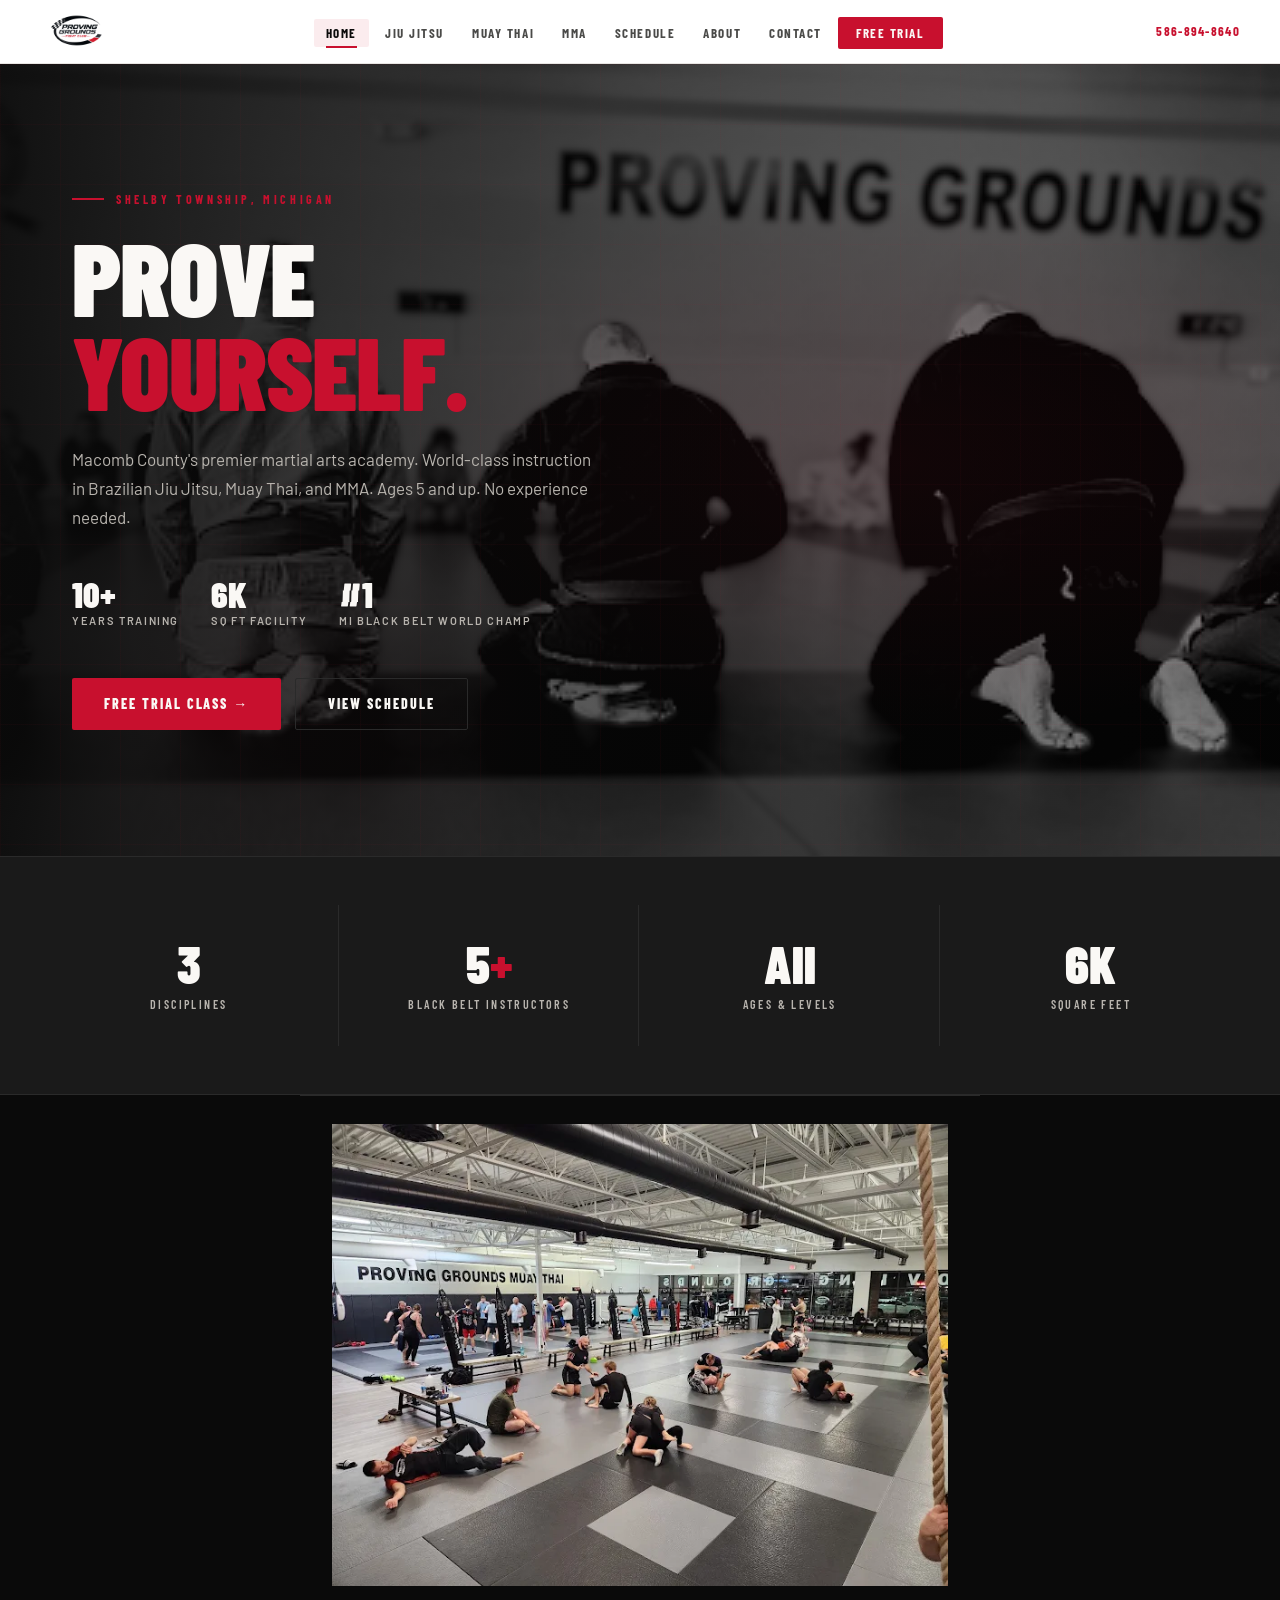
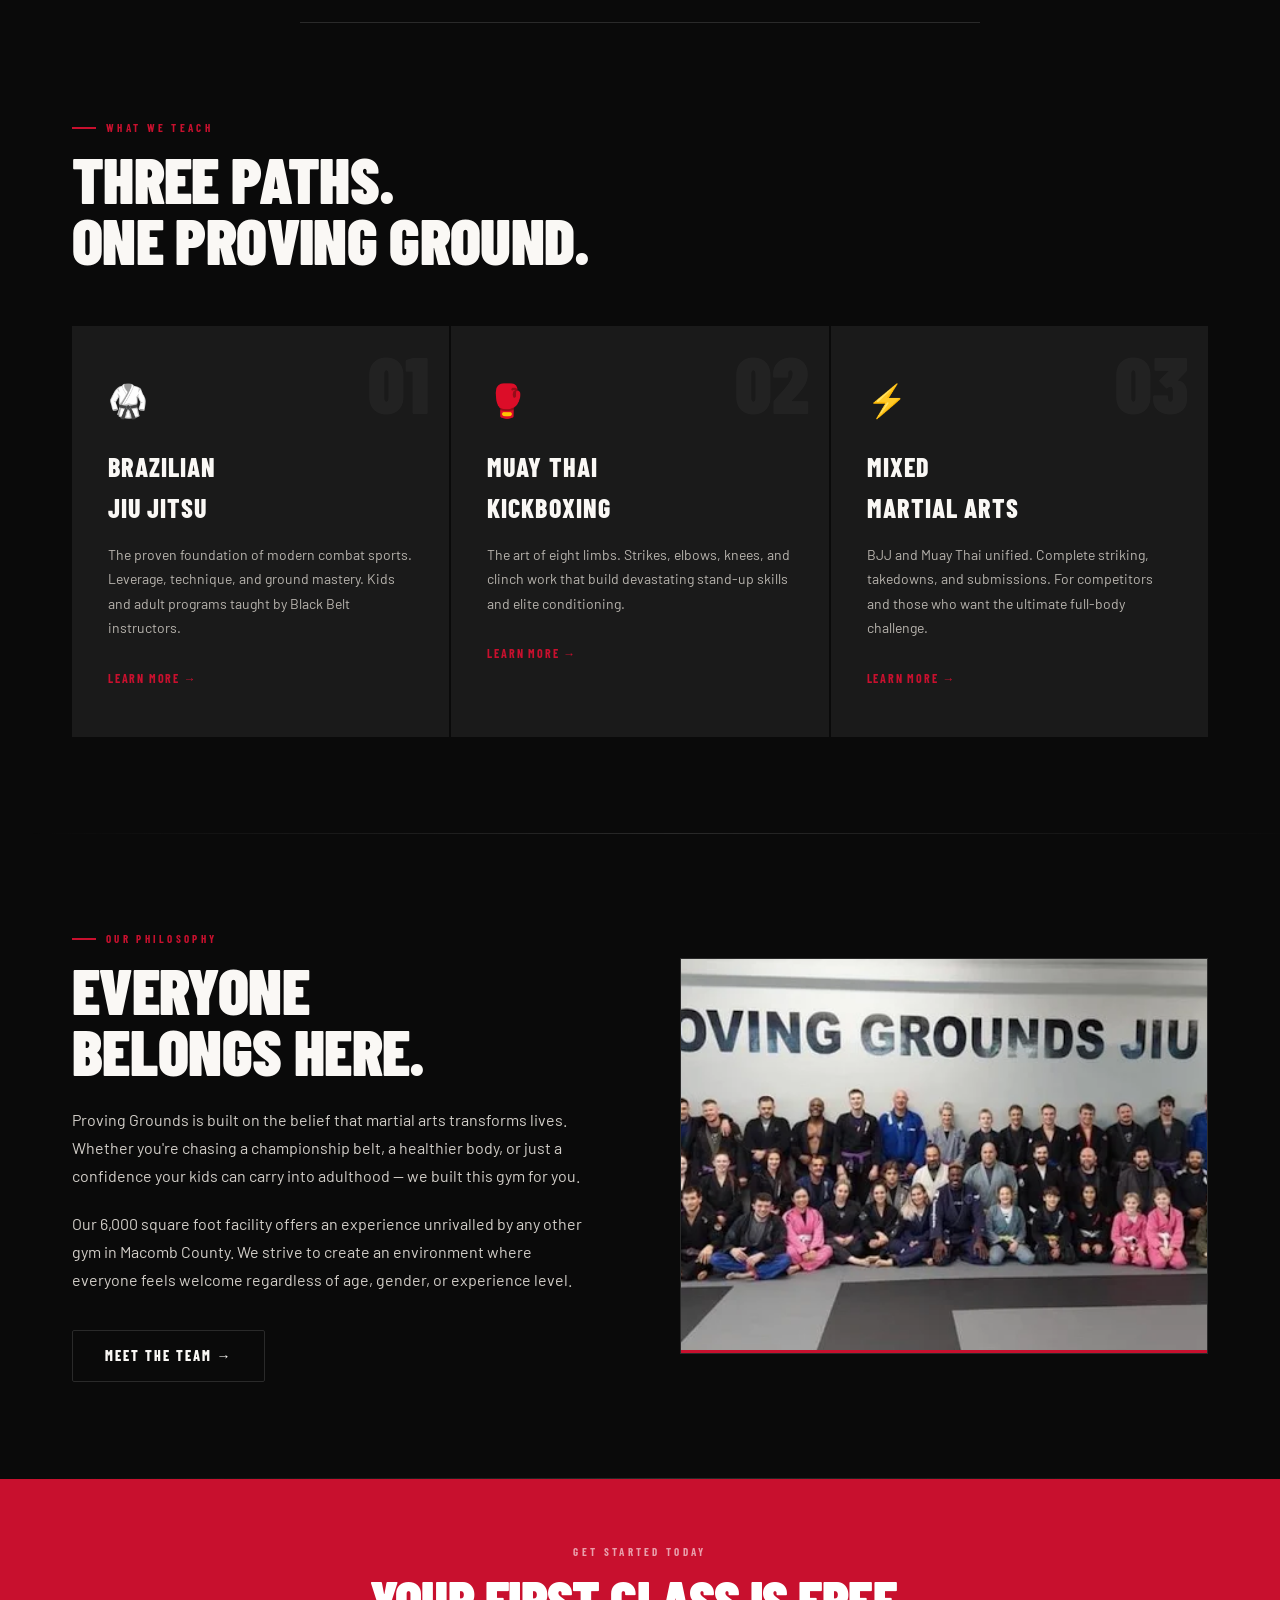
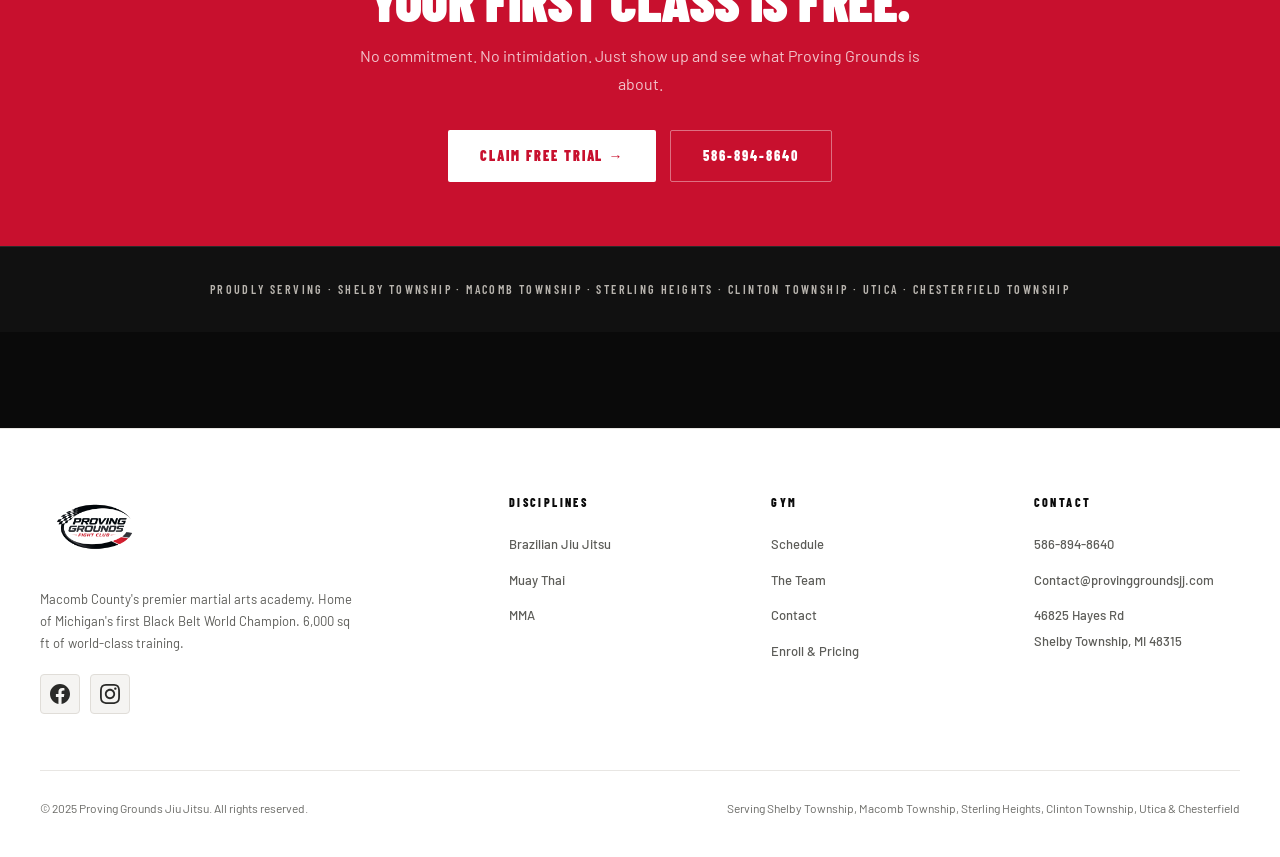
<file: index.html>
<!DOCTYPE html>
<html lang="en">
<head>
  <meta charset="UTF-8">
  <meta name="viewport" content="width=device-width, initial-scale=1.0">
  <!-- Favicons, touch icons, PWA, and Windows tiles -->
  <link rel="icon" href="icons/favicon.ico" sizes="any">
  <link rel="icon" type="image/png" sizes="16x16" href="icons/favicon-16x16.png">
  <link rel="icon" type="image/png" sizes="32x32" href="icons/favicon-32x32.png">
  <link rel="icon" type="image/png" sizes="48x48" href="icons/favicon-48x48.png">
  <link rel="icon" type="image/png" sizes="96x96" href="icons/favicon-96x96.png">
  <link rel="apple-touch-icon" sizes="180x180" href="icons/apple-touch-icon.png">
  <link rel="apple-touch-icon" sizes="152x152" href="icons/apple-touch-icon-152.png">
  <link rel="apple-touch-icon" sizes="167x167" href="icons/apple-touch-icon-167.png">
  <link rel="mask-icon" href="icons/safari-pinned-tab.svg" color="#c8102e">
  <link rel="manifest" href="site.webmanifest">
  <meta name="msapplication-TileColor" content="#ffffff">
  <meta name="msapplication-TileImage" content="icons/mstile-150x150.png">
  <meta name="msapplication-config" content="browserconfig.xml">
  <meta name="apple-mobile-web-app-capable" content="yes">
  <meta name="apple-mobile-web-app-status-bar-style" content="black-translucent">
  <meta name="apple-mobile-web-app-title" content="Proving Grounds">
  <meta name="application-name" content="Proving Grounds">
  <meta name="description" content="Proving Grounds Fight Club — Shelby Township’s home for Brazilian Jiu Jitsu, Muay Thai, and MMA. Black Belt coaches, 6,000 sq ft, ages 5+. Book your free trial today.">
  <meta name="theme-color" content="#0a0a0a">
  <meta name="robots" content="index,follow">
  <link rel="canonical" href="https://adventurini.github.io/provinggrounds/">
  <title>Proving Grounds Fight Club | BJJ, Muay Thai &amp; MMA — Shelby Township, MI</title>
  <meta property="og:locale" content="en_US">
  <meta property="og:site_name" content="Proving Grounds Fight Club">
  <meta property="og:type" content="website">
  <meta property="og:url" content="https://adventurini.github.io/provinggrounds/">
  <meta property="og:title" content="Proving Grounds Fight Club | BJJ, Muay Thai &amp; MMA — Shelby Township, MI">
  <meta property="og:description" content="Proving Grounds Fight Club — Shelby Township’s home for Brazilian Jiu Jitsu, Muay Thai, and MMA. Black Belt coaches, 6,000 sq ft, ages 5+. Book your free trial today.">
  <meta property="og:image" content="https://cdn.jsdelivr.net/gh/adventurini/provinggrounds@main/images/og-preview.png?v=8">
  <meta property="og:image:secure_url" content="https://cdn.jsdelivr.net/gh/adventurini/provinggrounds@main/images/og-preview.png?v=8">
  <meta property="og:image:type" content="image/png">
  <meta property="og:image:width" content="1200">
  <meta property="og:image:height" content="630">
  <meta property="og:image:alt" content="Proving Grounds Fight Club logo on white">
  <meta name="twitter:card" content="summary_large_image">
  <meta name="twitter:title" content="Proving Grounds Fight Club | BJJ, Muay Thai &amp; MMA — Shelby Township, MI">
  <meta name="twitter:description" content="Proving Grounds Fight Club — Shelby Township’s home for Brazilian Jiu Jitsu, Muay Thai, and MMA. Black Belt coaches, 6,000 sq ft, ages 5+. Book your free trial today.">
  <meta name="twitter:image" content="https://cdn.jsdelivr.net/gh/adventurini/provinggrounds@main/images/og-preview.png?v=8">
  <link rel="stylesheet" href="style.css">
</head>
<body>

<nav id="pg-nav"></nav>

<div class="page">

  <!-- HERO -->
  <div class="hero">
    <div class="hero-bg" style="--hero-photo: url('images/bjj-class-lineup-bw.png');">
      <div class="hero-bg-image" aria-hidden="true"></div>
    </div>
    <div class="hero-grid"></div>
    <div class="hero-content">
      <div class="hero-eyebrow fade-up fade-up-1">Shelby Township, Michigan</div>
      <h1 class="fade-up fade-up-2">
        Prove<br>
        <em>Yourself.</em>
      </h1>
      <p class="hero-sub fade-up fade-up-3">
        Macomb County's premier martial arts academy. World-class instruction in Brazilian Jiu Jitsu, Muay Thai, and MMA. Ages 5 and up. No experience needed.
      </p>
      <div class="hero-badges fade-up fade-up-3">
        <div class="hero-badge">
          <strong>10+</strong>
          <span>Years Training</span>
        </div>
        <div class="hero-badge">
          <strong>6K</strong>
          <span>Sq Ft Facility</span>
        </div>
        <div class="hero-badge">
          <strong>#1</strong>
          <span>MI Black Belt World Champ</span>
        </div>
      </div>
      <div class="btn-group fade-up fade-up-4">
        <a href="https://provinggroundsjj.sites.zenplanner.com/freeTrial.cfm" target="_blank" class="btn btn-primary">
          Free Trial Class →
        </a>
        <a href="schedule.html" class="btn btn-outline">
          View Schedule
        </a>
      </div>
    </div>
  </div>

  <!-- STATS BAR -->
  <div class="stats-bar">
    <div class="stats-inner">
      <div class="stat">
        <span class="stat-num">3</span>
        <span class="stat-label">Disciplines</span>
      </div>
      <div class="stat">
        <span class="stat-num">5<span>+</span></span>
        <span class="stat-label">Black Belt Instructors</span>
      </div>
      <div class="stat">
        <span class="stat-num">All</span>
        <span class="stat-label">Ages & Levels</span>
      </div>
      <div class="stat">
        <span class="stat-num">6K</span>
        <span class="stat-label">Square Feet</span>
      </div>
    </div>
  </div>

  <figure class="media-strip">
    <img src="images/gym-floor-muay-thai.png" width="680" height="510" alt="Students training BJJ and Muay Thai on the mats at Proving Grounds in Shelby Township." loading="lazy">
  </figure>

  <!-- DISCIPLINES -->
  <section>
    <div class="section-eyebrow">What We Teach</div>
    <h2>Three Paths.<br>One Proving Ground.</h2>
    <div class="disciplines">
      <a href="jiu-jitsu.html" class="disc-card">
        <span class="disc-number">01</span>
        <span class="disc-icon">🥋</span>
        <h3>Brazilian<br>Jiu Jitsu</h3>
        <p>The proven foundation of modern combat sports. Leverage, technique, and ground mastery. Kids and adult programs taught by Black Belt instructors.</p>
        <div class="disc-arrow">Learn More →</div>
      </a>
      <a href="muay-thai.html" class="disc-card">
        <span class="disc-number">02</span>
        <span class="disc-icon">🥊</span>
        <h3>Muay Thai<br>Kickboxing</h3>
        <p>The art of eight limbs. Strikes, elbows, knees, and clinch work that build devastating stand-up skills and elite conditioning.</p>
        <div class="disc-arrow">Learn More →</div>
      </a>
      <a href="mma.html" class="disc-card">
        <span class="disc-number">03</span>
        <span class="disc-icon">⚡</span>
        <h3>Mixed<br>Martial Arts</h3>
        <p>BJJ and Muay Thai unified. Complete striking, takedowns, and submissions. For competitors and those who want the ultimate full-body challenge.</p>
        <div class="disc-arrow">Learn More →</div>
      </a>
    </div>
  </section>

  <div class="divider"></div>

  <!-- PHILOSOPHY -->
  <section>
    <div class="split">
      <div class="split-text">
        <div class="section-eyebrow">Our Philosophy</div>
        <h2>Everyone<br>Belongs Here.</h2>
        <p style="margin-bottom:20px;">Proving Grounds is built on the belief that martial arts transforms lives. Whether you're chasing a championship belt, a healthier body, or just a confidence your kids can carry into adulthood — we built this gym for you.</p>
        <p style="margin-bottom:36px;">Our 6,000 square foot facility offers an experience unrivalled by any other gym in Macomb County. We strive to create an environment where everyone feels welcome regardless of age, gender, or experience level.</p>
        <a href="about.html" class="btn btn-outline">Meet the Team →</a>
      </div>
      <div class="split-visual">
        <div class="split-visual-inner is-photo">
          <img src="images/team-bjj-group.png" width="800" height="600" alt="Large group of adult and kids BJJ students in gis posing in front of the Proving Grounds Jiu Jitsu wall." loading="lazy">
        </div>
      </div>
    </div>
  </section>

  <div class="divider"></div>

  <!-- CTA STRIP -->
  <div style="background: var(--red); padding: 64px 32px; text-align: center;">
    <div style="max-width: 600px; margin: 0 auto;">
      <div style="font-family: var(--font-display); font-weight: 700; font-size: 11px; letter-spacing: 0.3em; text-transform: uppercase; color: rgba(255,255,255,0.6); margin-bottom: 12px;">Get Started Today</div>
      <h2 style="font-size: clamp(32px, 5vw, 56px); margin-bottom: 16px; color: white;">Your First Class Is Free.</h2>
      <p style="color: rgba(255,255,255,0.75); margin-bottom: 32px;">No commitment. No intimidation. Just show up and see what Proving Grounds is about.</p>
      <div class="btn-group" style="justify-content: center;">
        <a href="https://provinggroundsjj.sites.zenplanner.com/freeTrial.cfm" target="_blank" class="btn" style="background: white; color: var(--red); font-weight: 900;">Claim Free Trial →</a>
        <a href="tel:5868948640" class="btn" style="background: transparent; border: 1px solid rgba(255,255,255,0.4); color: white;">586-894-8640</a>
      </div>
    </div>
  </div>

  <!-- SERVING -->
  <div style="background: var(--deep); border-top: 1px solid var(--border); padding: 32px; text-align: center;">
    <p style="font-family: var(--font-display); font-weight:600; font-size:12px; letter-spacing:0.2em; text-transform:uppercase; color: var(--muted);">
      Proudly serving · Shelby Township · Macomb Township · Sterling Heights · Clinton Township · Utica · Chesterfield Township
    </p>
  </div>

</div><!-- end .page -->

<footer id="pg-footer"></footer>
<script src="shared.js"></script>
</body>
</html>
</file>
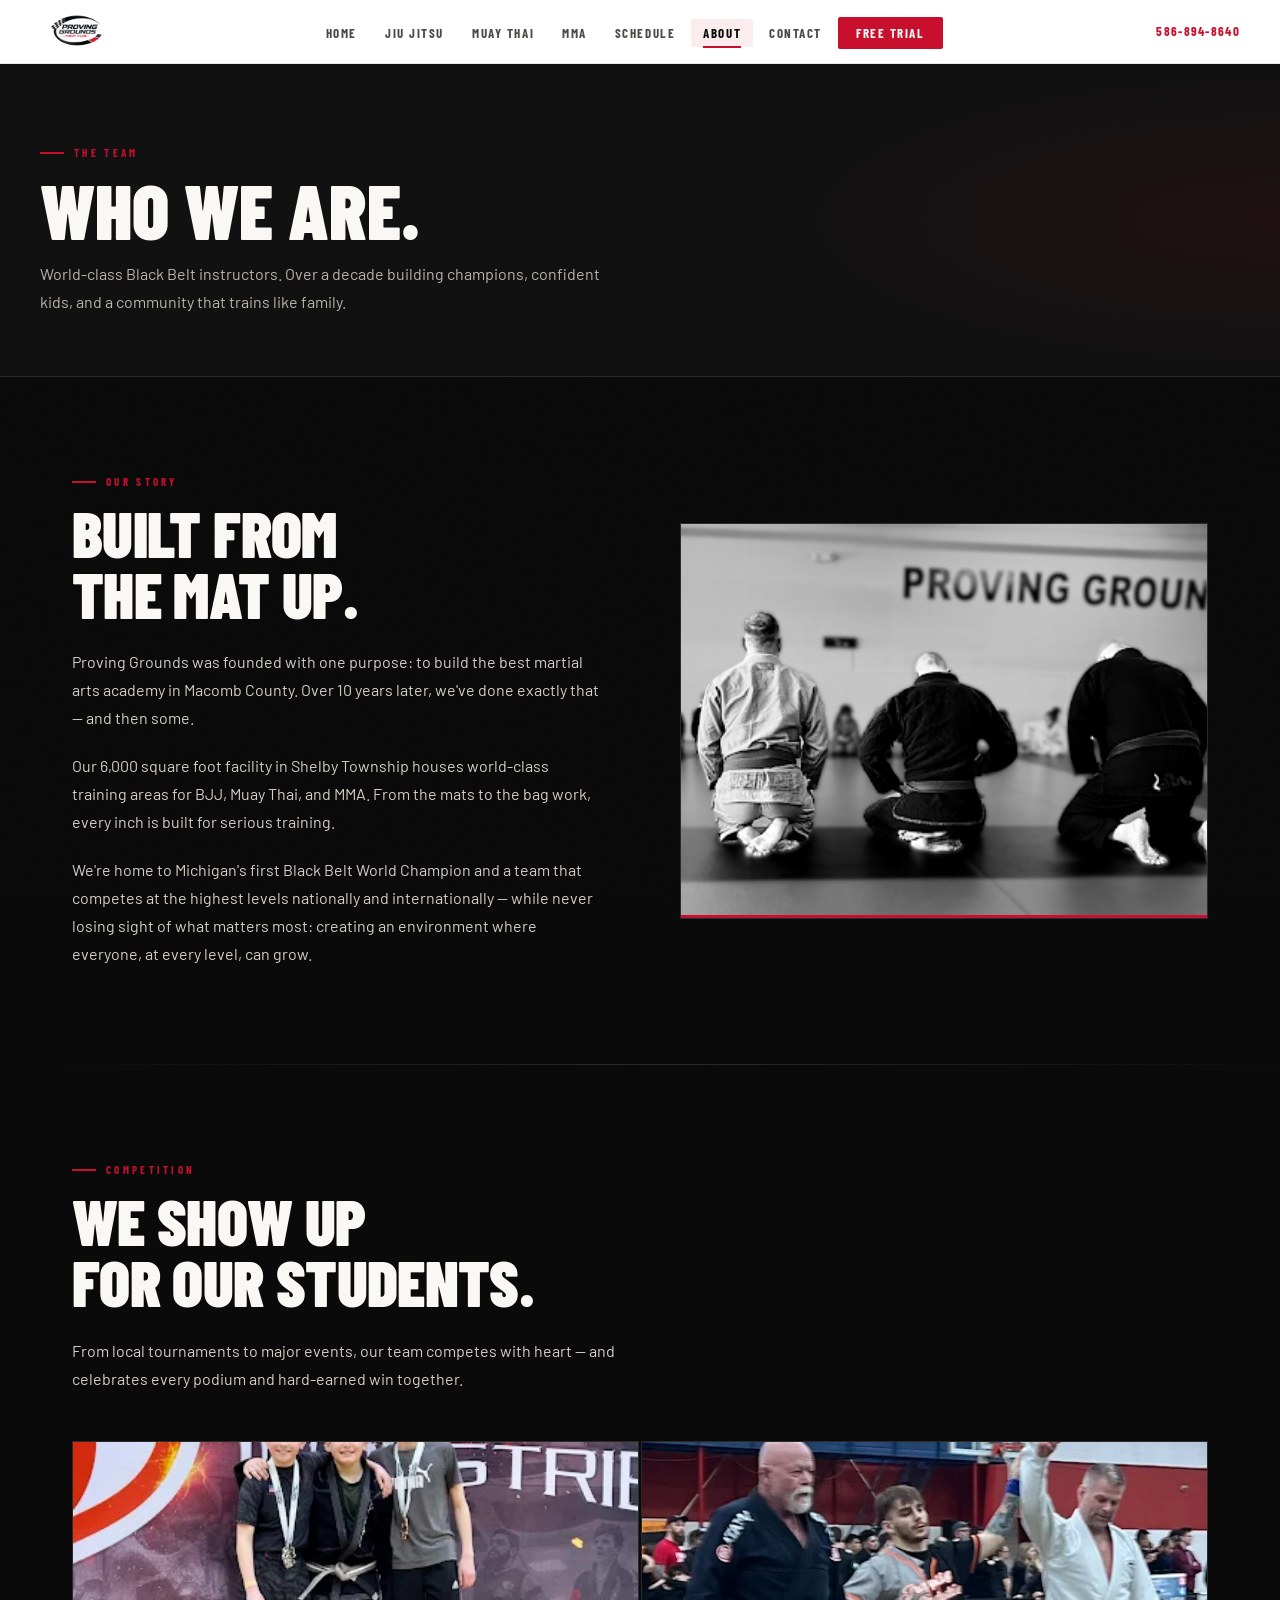
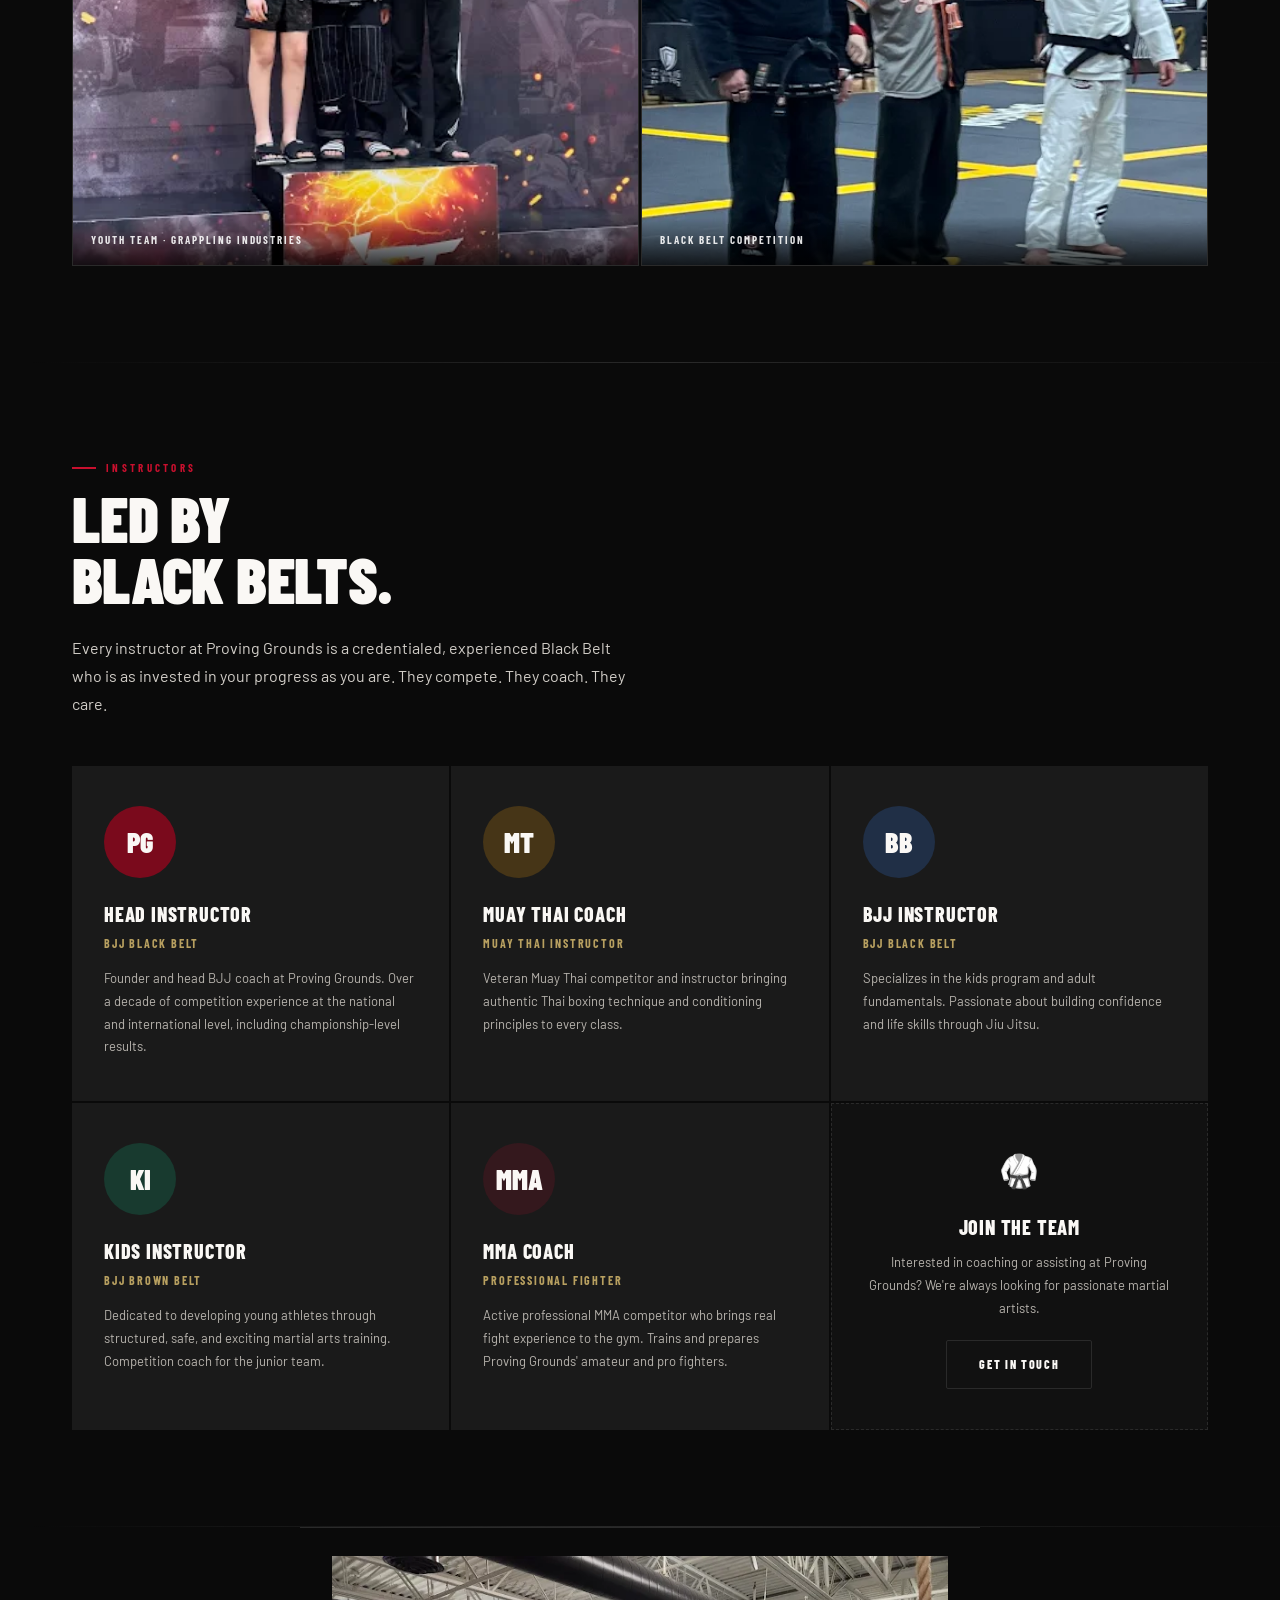
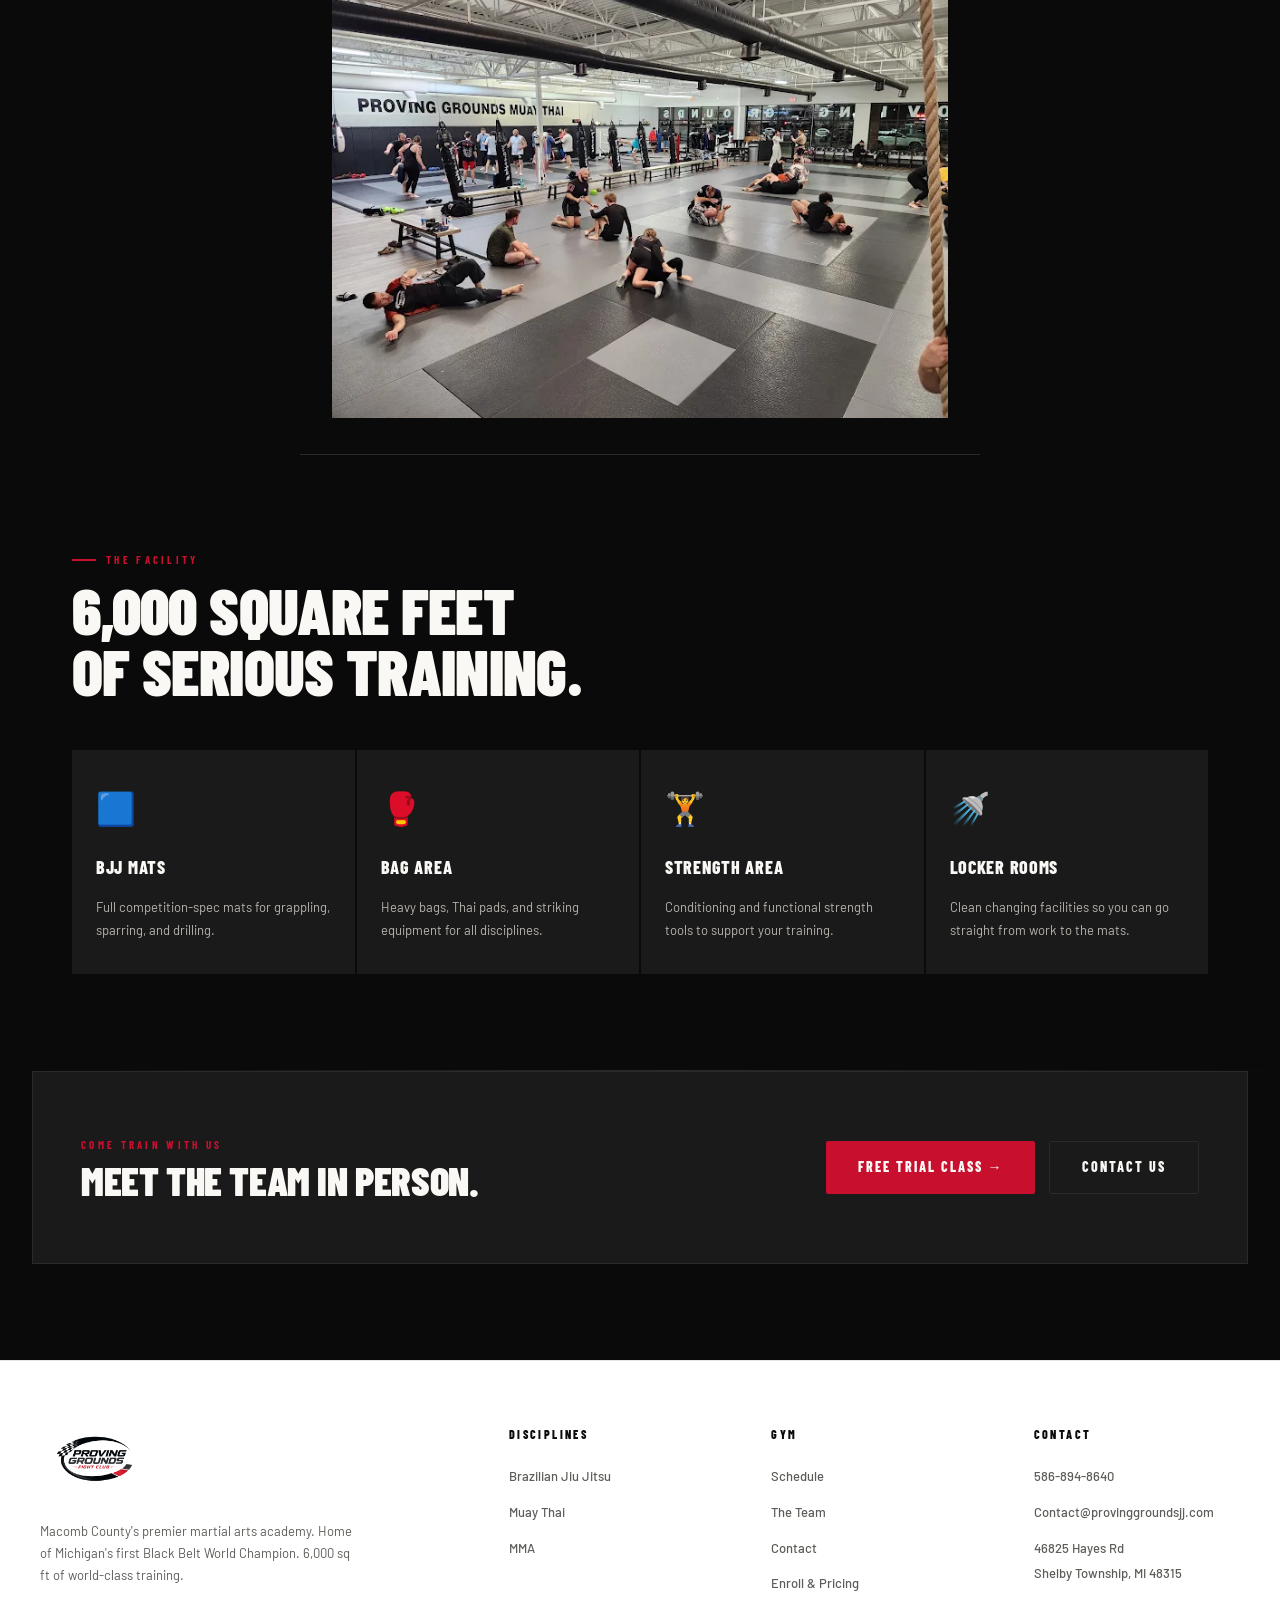
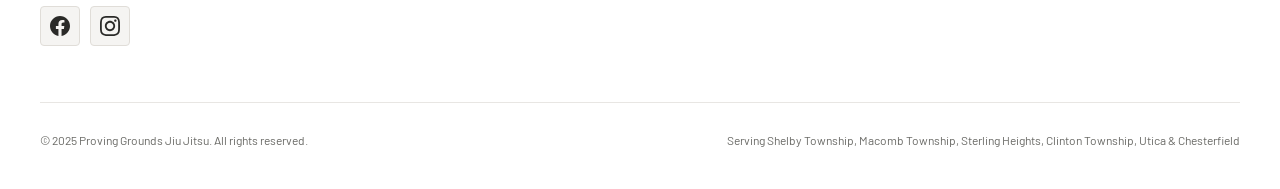
<file: about.html>
<!DOCTYPE html>
<html lang="en">
<head>
  <meta charset="UTF-8">
  <meta name="viewport" content="width=device-width, initial-scale=1.0">
  <!-- Favicons, touch icons, PWA, and Windows tiles -->
  <link rel="icon" href="icons/favicon.ico" sizes="any">
  <link rel="icon" type="image/png" sizes="16x16" href="icons/favicon-16x16.png">
  <link rel="icon" type="image/png" sizes="32x32" href="icons/favicon-32x32.png">
  <link rel="icon" type="image/png" sizes="48x48" href="icons/favicon-48x48.png">
  <link rel="icon" type="image/png" sizes="96x96" href="icons/favicon-96x96.png">
  <link rel="apple-touch-icon" sizes="180x180" href="icons/apple-touch-icon.png">
  <link rel="apple-touch-icon" sizes="152x152" href="icons/apple-touch-icon-152.png">
  <link rel="apple-touch-icon" sizes="167x167" href="icons/apple-touch-icon-167.png">
  <link rel="mask-icon" href="icons/safari-pinned-tab.svg" color="#c8102e">
  <link rel="manifest" href="site.webmanifest">
  <meta name="msapplication-TileColor" content="#ffffff">
  <meta name="msapplication-TileImage" content="icons/mstile-150x150.png">
  <meta name="msapplication-config" content="browserconfig.xml">
  <meta name="apple-mobile-web-app-capable" content="yes">
  <meta name="apple-mobile-web-app-status-bar-style" content="black-translucent">
  <meta name="apple-mobile-web-app-title" content="Proving Grounds">
  <meta name="application-name" content="Proving Grounds">
  <meta name="description" content="Meet the coaches behind Proving Grounds Fight Club — credentialed Black Belts in BJJ, Muay Thai, and MMA. A decade of building competitors and confident students in Shelby Township.">
  <meta name="theme-color" content="#0a0a0a">
  <meta name="robots" content="index,follow">
  <link rel="canonical" href="https://adventurini.github.io/provinggrounds/about.html">
  <title>About Our Team &amp; Story | Proving Grounds Fight Club — Shelby Township, MI</title>
  <meta property="og:locale" content="en_US">
  <meta property="og:site_name" content="Proving Grounds Fight Club">
  <meta property="og:type" content="website">
  <meta property="og:url" content="https://adventurini.github.io/provinggrounds/about.html">
  <meta property="og:title" content="About Our Team &amp; Story | Proving Grounds Fight Club — Shelby Township, MI">
  <meta property="og:description" content="Meet the coaches behind Proving Grounds Fight Club — credentialed Black Belts in BJJ, Muay Thai, and MMA. A decade of building competitors and confident students in Shelby Township.">
  <meta property="og:image" content="https://cdn.jsdelivr.net/gh/adventurini/provinggrounds@main/images/og-preview.png?v=8">
  <meta property="og:image:secure_url" content="https://cdn.jsdelivr.net/gh/adventurini/provinggrounds@main/images/og-preview.png?v=8">
  <meta property="og:image:type" content="image/png">
  <meta property="og:image:width" content="1200">
  <meta property="og:image:height" content="630">
  <meta property="og:image:alt" content="Proving Grounds Fight Club logo on white">
  <meta name="twitter:card" content="summary_large_image">
  <meta name="twitter:title" content="About Our Team &amp; Story | Proving Grounds Fight Club — Shelby Township, MI">
  <meta name="twitter:description" content="Meet the coaches behind Proving Grounds Fight Club — credentialed Black Belts in BJJ, Muay Thai, and MMA. A decade of building competitors and confident students in Shelby Township.">
  <meta name="twitter:image" content="https://cdn.jsdelivr.net/gh/adventurini/provinggrounds@main/images/og-preview.png?v=8">
  <link rel="stylesheet" href="style.css">
</head>
<body>

<nav id="pg-nav"></nav>

<div class="page">

  <div class="page-hero">
    <div class="page-hero-inner">
      <div class="section-eyebrow fade-up fade-up-1">The Team</div>
      <h1 class="fade-up fade-up-2">Who We Are.</h1>
      <p class="fade-up fade-up-3">World-class Black Belt instructors. Over a decade building champions, confident kids, and a community that trains like family.</p>
    </div>
  </div>

  <!-- ABOUT COPY -->
  <section>
    <div class="split">
      <div class="split-text">
        <div class="section-eyebrow">Our Story</div>
        <h2>Built From<br>The Mat Up.</h2>
        <p style="margin-bottom:20px;">Proving Grounds was founded with one purpose: to build the best martial arts academy in Macomb County. Over 10 years later, we've done exactly that — and then some.</p>
        <p style="margin-bottom:20px;">Our 6,000 square foot facility in Shelby Township houses world-class training areas for BJJ, Muay Thai, and MMA. From the mats to the bag work, every inch is built for serious training.</p>
        <p>We're home to Michigan's first Black Belt World Champion and a team that competes at the highest levels nationally and internationally — while never losing sight of what matters most: creating an environment where everyone, at every level, can grow.</p>
      </div>
      <div class="split-visual">
        <div class="split-visual-inner is-photo">
          <img src="images/bjj-class-lineup-bw.png" width="1200" height="400" alt="Black-and-white photo of BJJ students kneeling in a line on the mats facing the Proving Grounds Jiu Jitsu wall." loading="lazy">
        </div>
      </div>
    </div>
  </section>

  <div class="divider"></div>

  <!-- COMPETITION -->
  <section>
    <div class="section-eyebrow">Competition</div>
    <h2>We Show Up<br>for Our Students.</h2>
    <p style="max-width:560px; margin-bottom: 32px;">From local tournaments to major events, our team competes with heart — and celebrates every podium and hard-earned win together.</p>
    <div class="photo-grid-2">
      <figure>
        <img src="images/kids-competition-podium.png" width="600" height="800" alt="Three young grapplers together on the first-place podium at a Grappling Industries tournament." loading="lazy">
        <figcaption>Youth team · Grappling Industries</figcaption>
      </figure>
      <figure>
        <img src="images/competition-victory.png" width="800" height="600" alt="Referee raises the arm of a black belt competitor after a BJJ match." loading="lazy">
        <figcaption>Black belt competition</figcaption>
      </figure>
    </div>
  </section>

  <div class="divider"></div>

  <!-- TEAM -->
  <section>
    <div class="section-eyebrow">Instructors</div>
    <h2>Led by<br>Black Belts.</h2>
    <p style="max-width:560px; margin-bottom:0;">Every instructor at Proving Grounds is a credentialed, experienced Black Belt who is as invested in your progress as you are. They compete. They coach. They care.</p>
    <div class="team-grid">
      <div class="team-card">
        <div class="team-avatar">PG</div>
        <h3>Head Instructor</h3>
        <span class="rank">BJJ Black Belt</span>
        <p>Founder and head BJJ coach at Proving Grounds. Over a decade of competition experience at the national and international level, including championship-level results.</p>
      </div>
      <div class="team-card">
        <div class="team-avatar" style="background: rgba(245,158,11,0.2);">MT</div>
        <h3>Muay Thai Coach</h3>
        <span class="rank">Muay Thai Instructor</span>
        <p>Veteran Muay Thai competitor and instructor bringing authentic Thai boxing technique and conditioning principles to every class.</p>
      </div>
      <div class="team-card">
        <div class="team-avatar" style="background: rgba(59,130,246,0.2);">BB</div>
        <h3>BJJ Instructor</h3>
        <span class="rank">BJJ Black Belt</span>
        <p>Specializes in the kids program and adult fundamentals. Passionate about building confidence and life skills through Jiu Jitsu.</p>
      </div>
      <div class="team-card">
        <div class="team-avatar" style="background: rgba(16,185,129,0.2);">KI</div>
        <h3>Kids Instructor</h3>
        <span class="rank">BJJ Brown Belt</span>
        <p>Dedicated to developing young athletes through structured, safe, and exciting martial arts training. Competition coach for the junior team.</p>
      </div>
      <div class="team-card">
        <div class="team-avatar" style="background: rgba(200,16,46,0.15);">MMA</div>
        <h3>MMA Coach</h3>
        <span class="rank">Professional Fighter</span>
        <p>Active professional MMA competitor who brings real fight experience to the gym. Trains and prepares Proving Grounds' amateur and pro fighters.</p>
      </div>
      <div class="team-card" style="display:flex; flex-direction:column; align-items:center; justify-content:center; text-align:center; background:var(--deep); border:1px dashed var(--border);">
        <div style="font-size:32px; margin-bottom:16px;">🥋</div>
        <h3 style="margin-bottom:8px;">Join the Team</h3>
        <p style="font-size:13px; margin-bottom:20px;">Interested in coaching or assisting at Proving Grounds? We're always looking for passionate martial artists.</p>
        <a href="contact.html" class="btn btn-outline" style="font-size:12px;">Get in Touch</a>
      </div>
    </div>
  </section>

  <div class="divider"></div>

  <figure class="media-strip">
    <img src="images/gym-floor-muay-thai.png" width="680" height="510" alt="Wide view of the Proving Grounds training floor with students rolling and striking bags in the background." loading="lazy">
  </figure>

  <!-- FACILITY -->
  <section>
    <div class="section-eyebrow">The Facility</div>
    <h2>6,000 Square Feet<br>of Serious Training.</h2>
    <div class="disciplines facility-grid">
      <div class="disc-card" style="cursor:default; padding:32px 24px;">
        <span class="disc-icon">🟦</span>
        <h3 style="font-size:18px;">BJJ Mats</h3>
        <p style="font-size:13px;">Full competition-spec mats for grappling, sparring, and drilling.</p>
      </div>
      <div class="disc-card" style="cursor:default; padding:32px 24px;">
        <span class="disc-icon">🥊</span>
        <h3 style="font-size:18px;">Bag Area</h3>
        <p style="font-size:13px;">Heavy bags, Thai pads, and striking equipment for all disciplines.</p>
      </div>
      <div class="disc-card" style="cursor:default; padding:32px 24px;">
        <span class="disc-icon">🏋️</span>
        <h3 style="font-size:18px;">Strength Area</h3>
        <p style="font-size:13px;">Conditioning and functional strength tools to support your training.</p>
      </div>
      <div class="disc-card" style="cursor:default; padding:32px 24px;">
        <span class="disc-icon">🚿</span>
        <h3 style="font-size:18px;">Locker Rooms</h3>
        <p style="font-size:13px;">Clean changing facilities so you can go straight from work to the mats.</p>
      </div>
    </div>
  </section>

  <div class="divider"></div>

  <!-- CTA -->
  <div style="background: var(--charcoal); border: 1px solid var(--border); margin: 0 32px 96px; padding: 64px 48px; display:flex; align-items:center; justify-content:space-between; flex-wrap:wrap; gap:32px;">
    <div>
      <div style="font-family:var(--font-display); font-weight:700; font-size:11px; letter-spacing:0.3em; text-transform:uppercase; color:var(--red); margin-bottom:8px;">Come Train With Us</div>
      <h2 style="font-size:40px; margin-bottom:0;">Meet the team in person.</h2>
    </div>
    <div class="btn-group">
      <a href="https://provinggroundsjj.sites.zenplanner.com/freeTrial.cfm" target="_blank" class="btn btn-primary">Free Trial Class →</a>
      <a href="contact.html" class="btn btn-outline">Contact Us</a>
    </div>
  </div>

</div>

<footer id="pg-footer"></footer>
<script src="shared.js"></script>
</body>
</html>
</file>
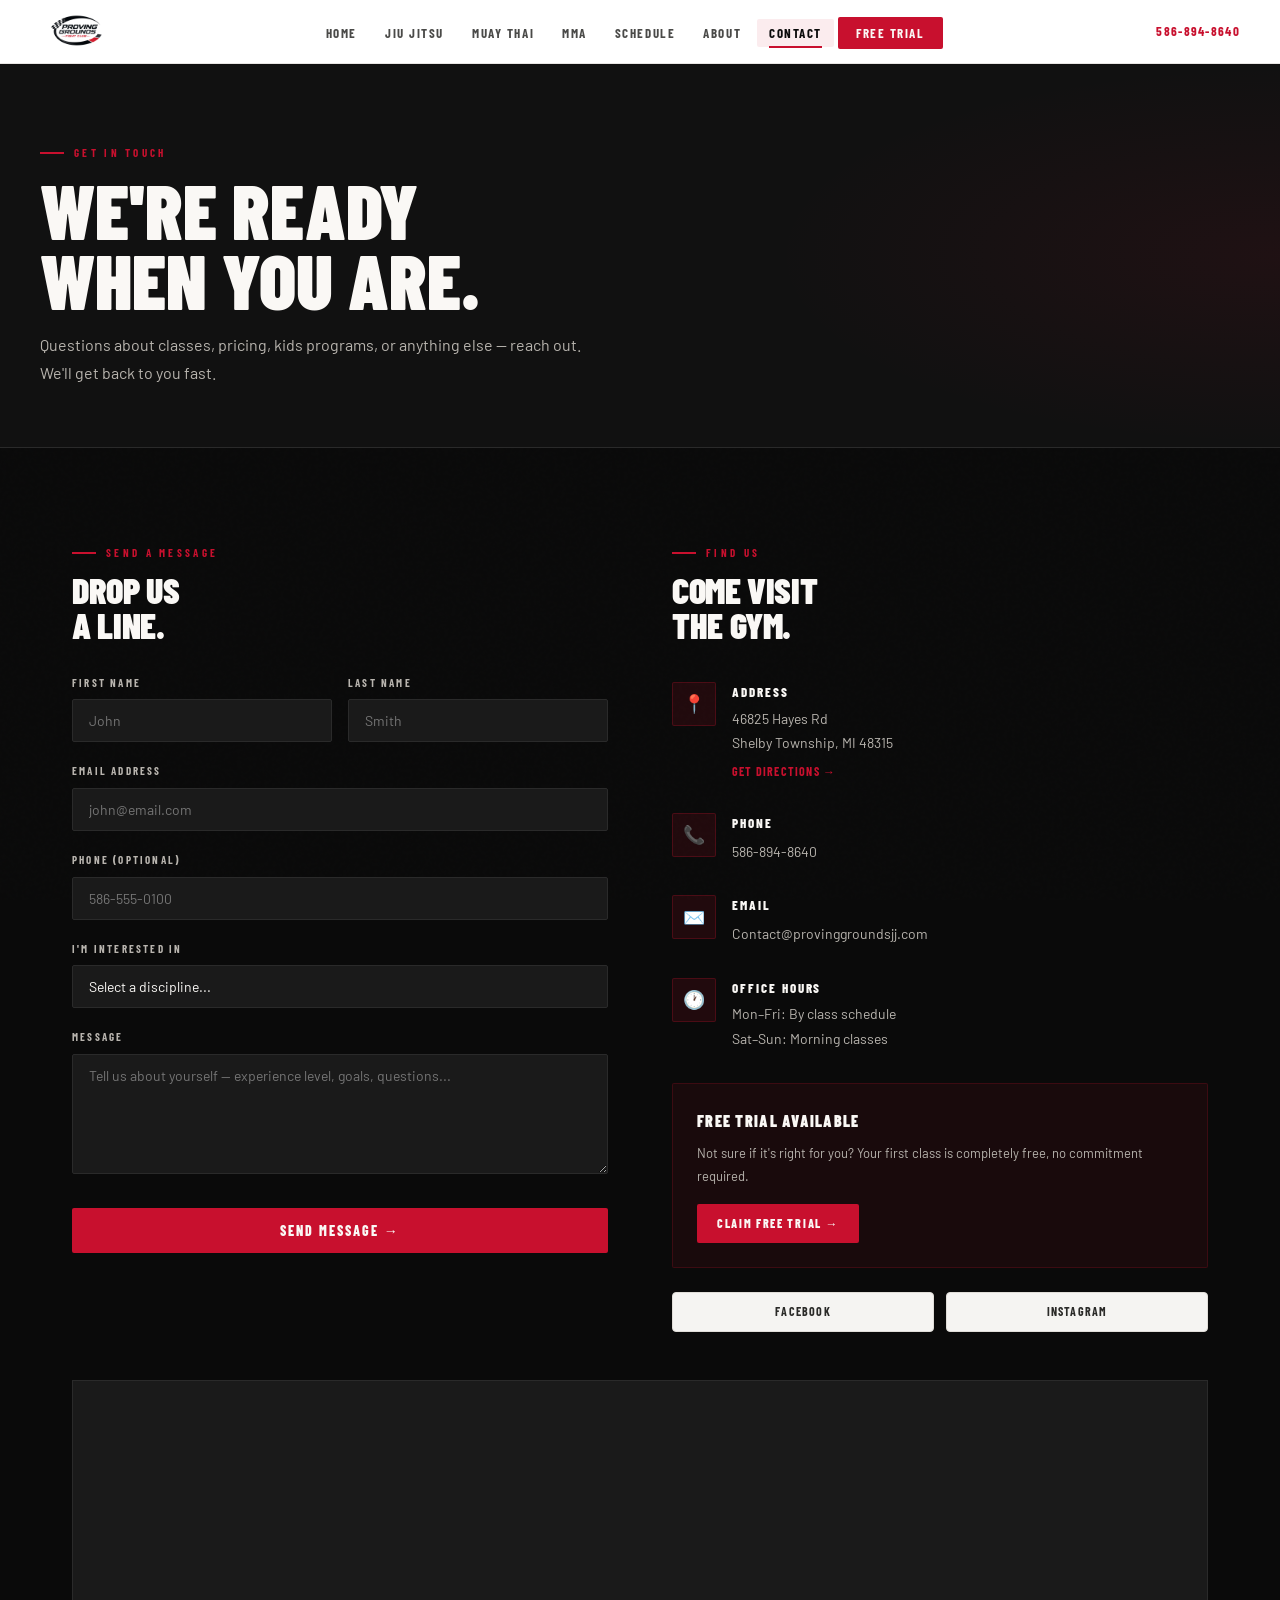
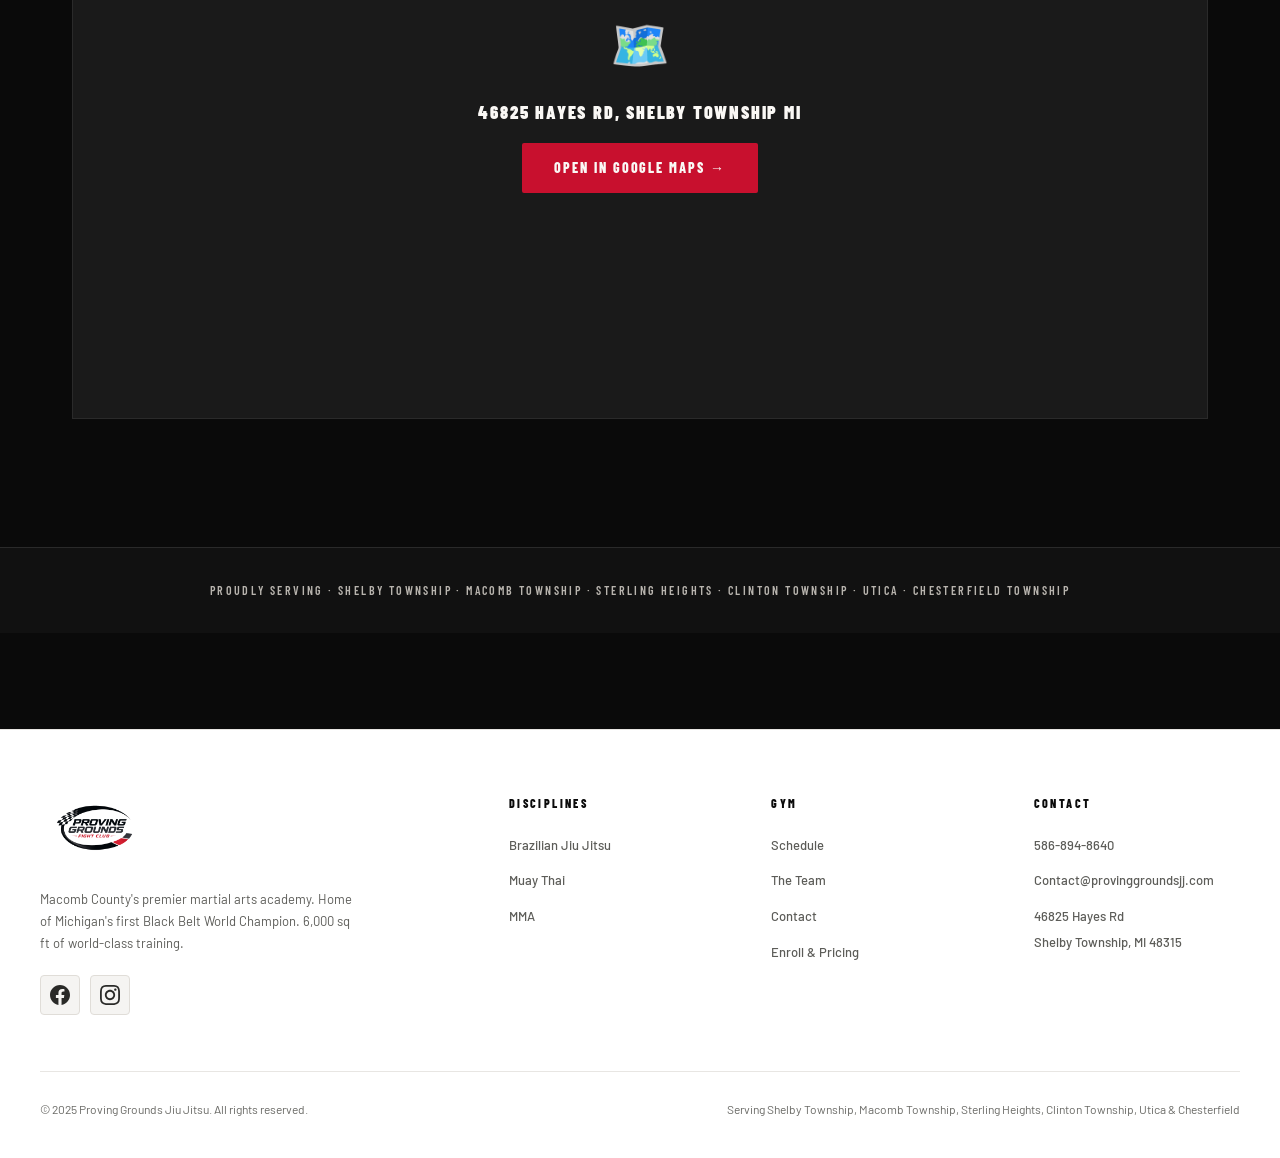
<file: contact.html>
<!DOCTYPE html>
<html lang="en">
<head>
  <meta charset="UTF-8">
  <meta name="viewport" content="width=device-width, initial-scale=1.0">
  <!-- Favicons, touch icons, PWA, and Windows tiles -->
  <link rel="icon" href="icons/favicon.ico" sizes="any">
  <link rel="icon" type="image/png" sizes="16x16" href="icons/favicon-16x16.png">
  <link rel="icon" type="image/png" sizes="32x32" href="icons/favicon-32x32.png">
  <link rel="icon" type="image/png" sizes="48x48" href="icons/favicon-48x48.png">
  <link rel="icon" type="image/png" sizes="96x96" href="icons/favicon-96x96.png">
  <link rel="apple-touch-icon" sizes="180x180" href="icons/apple-touch-icon.png">
  <link rel="apple-touch-icon" sizes="152x152" href="icons/apple-touch-icon-152.png">
  <link rel="apple-touch-icon" sizes="167x167" href="icons/apple-touch-icon-167.png">
  <link rel="mask-icon" href="icons/safari-pinned-tab.svg" color="#c8102e">
  <link rel="manifest" href="site.webmanifest">
  <meta name="msapplication-TileColor" content="#ffffff">
  <meta name="msapplication-TileImage" content="icons/mstile-150x150.png">
  <meta name="msapplication-config" content="browserconfig.xml">
  <meta name="apple-mobile-web-app-capable" content="yes">
  <meta name="apple-mobile-web-app-status-bar-style" content="black-translucent">
  <meta name="apple-mobile-web-app-title" content="Proving Grounds">
  <meta name="application-name" content="Proving Grounds">
  <meta name="description" content="Contact Proving Grounds Fight Club in Shelby Township, MI — phone, email, and map to 46825 Hayes Rd. Ask about classes, pricing, or your first free trial.">
  <meta name="theme-color" content="#0a0a0a">
  <meta name="robots" content="index,follow">
  <link rel="canonical" href="https://adventurini.github.io/provinggrounds/contact.html">
  <title>Contact &amp; Location | Proving Grounds Fight Club — Shelby Township, MI</title>
  <meta property="og:locale" content="en_US">
  <meta property="og:site_name" content="Proving Grounds Fight Club">
  <meta property="og:type" content="website">
  <meta property="og:url" content="https://adventurini.github.io/provinggrounds/contact.html">
  <meta property="og:title" content="Contact &amp; Location | Proving Grounds Fight Club — Shelby Township, MI">
  <meta property="og:description" content="Contact Proving Grounds Fight Club in Shelby Township, MI — phone, email, and map to 46825 Hayes Rd. Ask about classes, pricing, or your first free trial.">
  <meta property="og:image" content="https://cdn.jsdelivr.net/gh/adventurini/provinggrounds@main/images/og-preview.png?v=8">
  <meta property="og:image:secure_url" content="https://cdn.jsdelivr.net/gh/adventurini/provinggrounds@main/images/og-preview.png?v=8">
  <meta property="og:image:type" content="image/png">
  <meta property="og:image:width" content="1200">
  <meta property="og:image:height" content="630">
  <meta property="og:image:alt" content="Proving Grounds Fight Club logo on white">
  <meta name="twitter:card" content="summary_large_image">
  <meta name="twitter:title" content="Contact &amp; Location | Proving Grounds Fight Club — Shelby Township, MI">
  <meta name="twitter:description" content="Contact Proving Grounds Fight Club in Shelby Township, MI — phone, email, and map to 46825 Hayes Rd. Ask about classes, pricing, or your first free trial.">
  <meta name="twitter:image" content="https://cdn.jsdelivr.net/gh/adventurini/provinggrounds@main/images/og-preview.png?v=8">
  <link rel="stylesheet" href="style.css">
  <style>
    .form-row {
      display: grid;
      grid-template-columns: 1fr 1fr;
      gap: 16px;
    }
    @media (max-width: 600px) {
      .form-row { grid-template-columns: 1fr; }
    }
    .submit-btn {
      width: 100%;
      justify-content: center;
      margin-top: 8px;
    }
    .map-placeholder {
      width: 100%;
      aspect-ratio: 16/9;
      background: var(--charcoal);
      border: 1px solid var(--border);
      display: flex;
      align-items: center;
      justify-content: center;
      flex-direction: column;
      gap: 16px;
      margin-top: 48px;
    }
  </style>
</head>
<body>

<nav id="pg-nav"></nav>

<div class="page">

  <div class="page-hero">
    <div class="page-hero-inner">
      <div class="section-eyebrow fade-up fade-up-1">Get in Touch</div>
      <h1 class="fade-up fade-up-2">We're Ready<br>When You Are.</h1>
      <p class="fade-up fade-up-3">Questions about classes, pricing, kids programs, or anything else — reach out. We'll get back to you fast.</p>
    </div>
  </div>

  <section>
    <div class="contact-grid">

      <!-- FORM -->
      <div>
        <div class="section-eyebrow">Send a Message</div>
        <h2 style="font-size:36px; margin-bottom:32px;">Drop Us<br>a Line.</h2>
        <form action="mailto:Contact@provinggroundsjj.com" method="post" enctype="text/plain">
          <div class="form-row">
            <div class="form-field">
              <label>First Name</label>
              <input type="text" name="first_name" placeholder="John">
            </div>
            <div class="form-field">
              <label>Last Name</label>
              <input type="text" name="last_name" placeholder="Smith">
            </div>
          </div>
          <div class="form-field">
            <label>Email Address</label>
            <input type="email" name="email" placeholder="john@email.com">
          </div>
          <div class="form-field">
            <label>Phone (optional)</label>
            <input type="tel" name="phone" placeholder="586-555-0100">
          </div>
          <div class="form-field">
            <label>I'm interested in</label>
            <select name="interest">
              <option value="">Select a discipline...</option>
              <option>Brazilian Jiu Jitsu – Adults</option>
              <option>Brazilian Jiu Jitsu – Kids</option>
              <option>Muay Thai Kickboxing</option>
              <option>MMA</option>
              <option>Multiple disciplines</option>
              <option>General question</option>
            </select>
          </div>
          <div class="form-field">
            <label>Message</label>
            <textarea name="message" placeholder="Tell us about yourself — experience level, goals, questions..."></textarea>
          </div>
          <button type="submit" class="btn btn-primary submit-btn">Send Message →</button>
        </form>
      </div>

      <!-- CONTACT INFO -->
      <div>
        <div class="section-eyebrow">Find Us</div>
        <h2 style="font-size:36px; margin-bottom:40px;">Come Visit<br>the Gym.</h2>

        <div class="contact-info-item">
          <div class="contact-icon">📍</div>
          <div>
            <h4>Address</h4>
            <p>46825 Hayes Rd<br>Shelby Township, MI 48315</p>
            <a href="https://maps.google.com/?q=46825+Hayes+Rd+Shelby+Township+MI+48315" target="_blank" style="color:var(--red); text-decoration:none; font-size:12px; font-family:var(--font-display); font-weight:700; letter-spacing:0.1em; text-transform:uppercase; margin-top:6px; display:block;">Get Directions →</a>
          </div>
        </div>

        <div class="contact-info-item">
          <div class="contact-icon">📞</div>
          <div>
            <h4>Phone</h4>
            <a href="tel:5868948640" style="color:var(--muted); text-decoration:none; font-size:14px;">586-894-8640</a>
          </div>
        </div>

        <div class="contact-info-item">
          <div class="contact-icon">✉️</div>
          <div>
            <h4>Email</h4>
            <a href="mailto:Contact@provinggroundsjj.com" style="color:var(--muted); text-decoration:none; font-size:14px;">Contact@provinggroundsjj.com</a>
          </div>
        </div>

        <div class="contact-info-item">
          <div class="contact-icon">🕐</div>
          <div>
            <h4>Office Hours</h4>
            <p>Mon–Fri: By class schedule<br>Sat–Sun: Morning classes</p>
          </div>
        </div>

        <div style="margin-top:32px; padding:24px; background:rgba(200,16,46,0.08); border:1px solid rgba(200,16,46,0.2); border-radius:2px;">
          <div style="font-family:var(--font-display); font-weight:900; font-size:16px; text-transform:uppercase; letter-spacing:0.08em; color:var(--white); margin-bottom:8px;">Free Trial Available</div>
          <p style="font-size:13px; color:var(--muted); margin-bottom:16px;">Not sure if it's right for you? Your first class is completely free, no commitment required.</p>
          <a href="https://provinggroundsjj.sites.zenplanner.com/freeTrial.cfm" target="_blank" class="btn btn-primary" style="font-size:12px; padding:10px 20px;">Claim Free Trial →</a>
        </div>

        <div style="margin-top:24px; display:flex; gap:12px;">
          <a href="https://www.facebook.com/profile.php?id=100072875904135" target="_blank" class="social-link" style="flex:1; width:auto; justify-content:center; gap:8px;">
            <span style="font-size:12px; font-family:var(--font-display); font-weight:700; letter-spacing:0.1em; text-transform:uppercase;">Facebook</span>
          </a>
          <a href="https://www.instagram.com/p/CUIM5S4F5EY/" target="_blank" class="social-link" style="flex:1; width:auto; justify-content:center; gap:8px;">
            <span style="font-size:12px; font-family:var(--font-display); font-weight:700; letter-spacing:0.1em; text-transform:uppercase;">Instagram</span>
          </a>
        </div>
      </div>
    </div>

    <!-- MAP -->
    <div class="map-placeholder">
      <div style="font-size:48px;">🗺️</div>
      <div style="font-family:var(--font-display); font-weight:900; font-size:18px; text-transform:uppercase; letter-spacing:0.1em; color:var(--white);">46825 Hayes Rd, Shelby Township MI</div>
      <a href="https://maps.google.com/?q=46825+Hayes+Rd+Shelby+Township+MI+48315" target="_blank" class="btn btn-primary">Open in Google Maps →</a>
    </div>
  </section>

  <!-- SERVING AREA -->
  <div style="background: var(--deep); border-top: 1px solid var(--border); padding: 32px; text-align: center; margin-top: 32px;">
    <p style="font-family: var(--font-display); font-weight:600; font-size:12px; letter-spacing:0.2em; text-transform:uppercase; color: var(--muted);">
      Proudly serving · Shelby Township · Macomb Township · Sterling Heights · Clinton Township · Utica · Chesterfield Township
    </p>
  </div>

</div>

<footer id="pg-footer"></footer>
<script src="shared.js"></script>
</body>
</html>
</file>
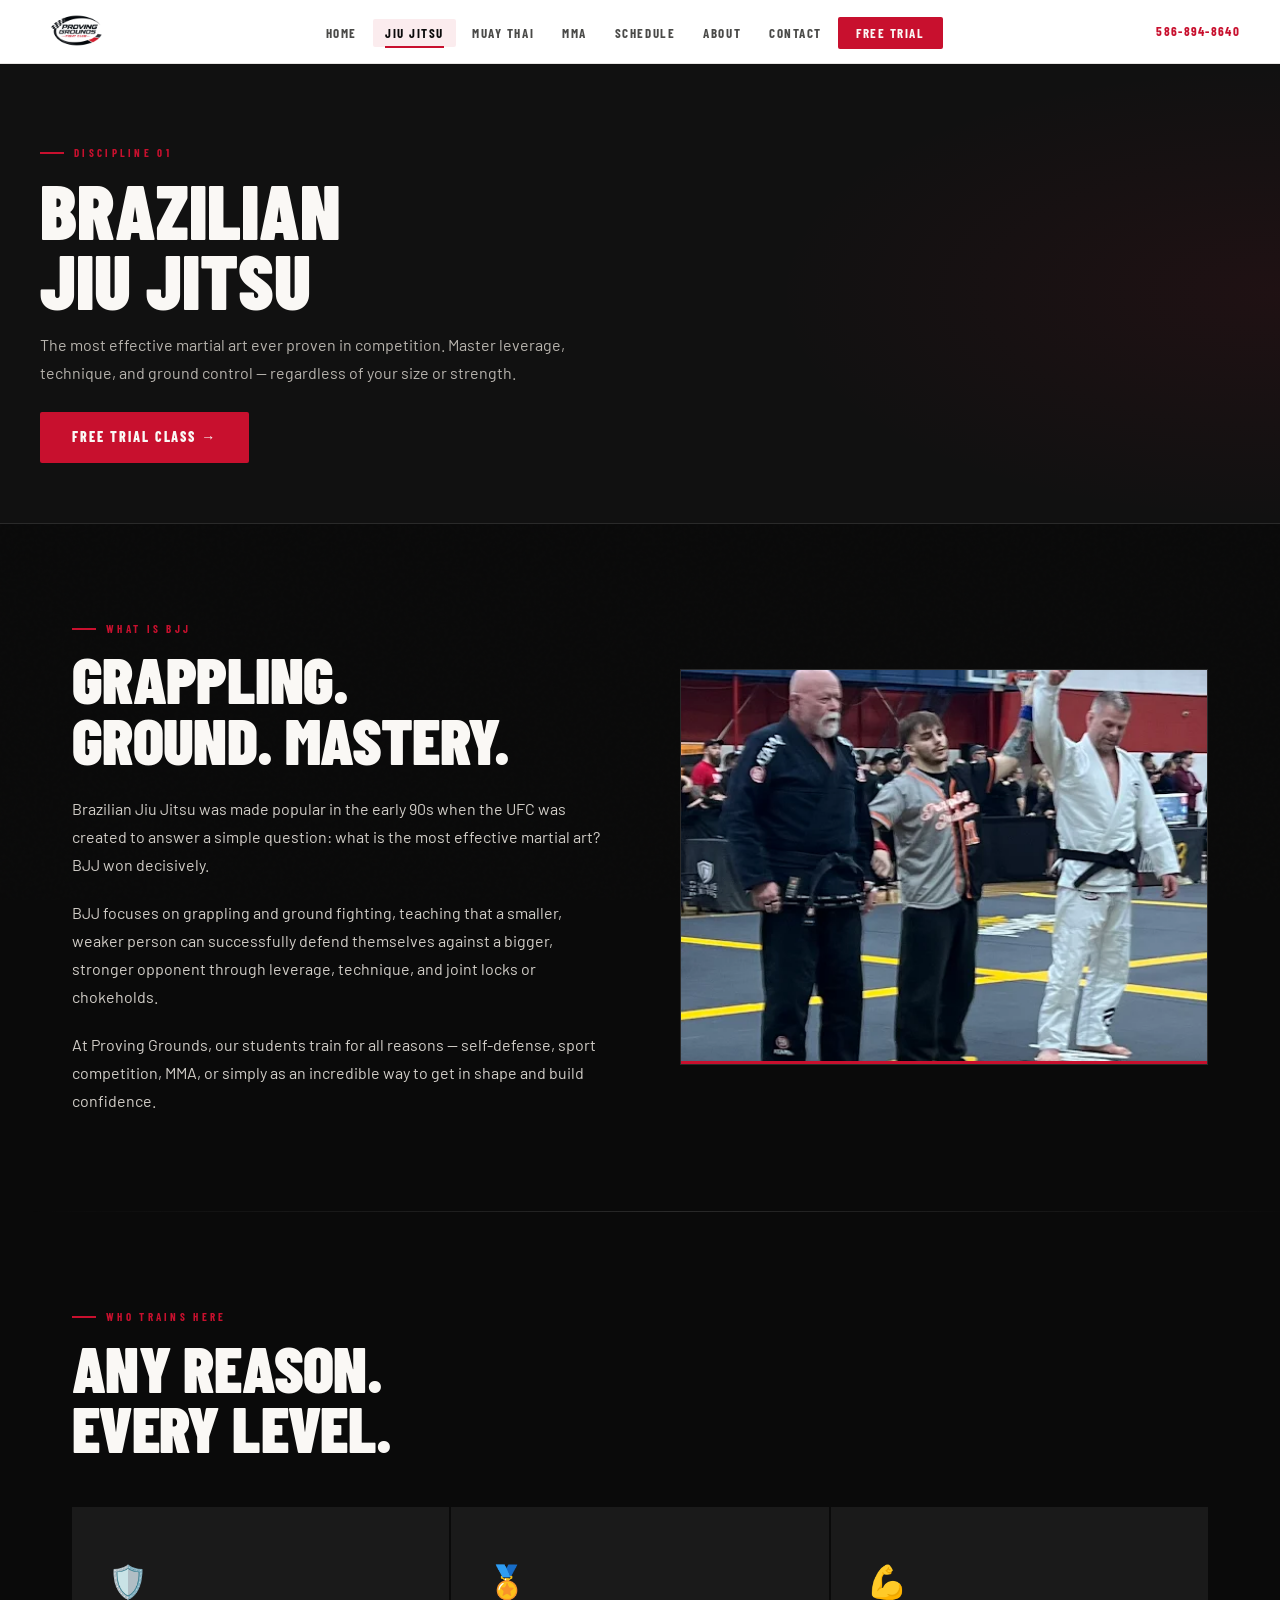
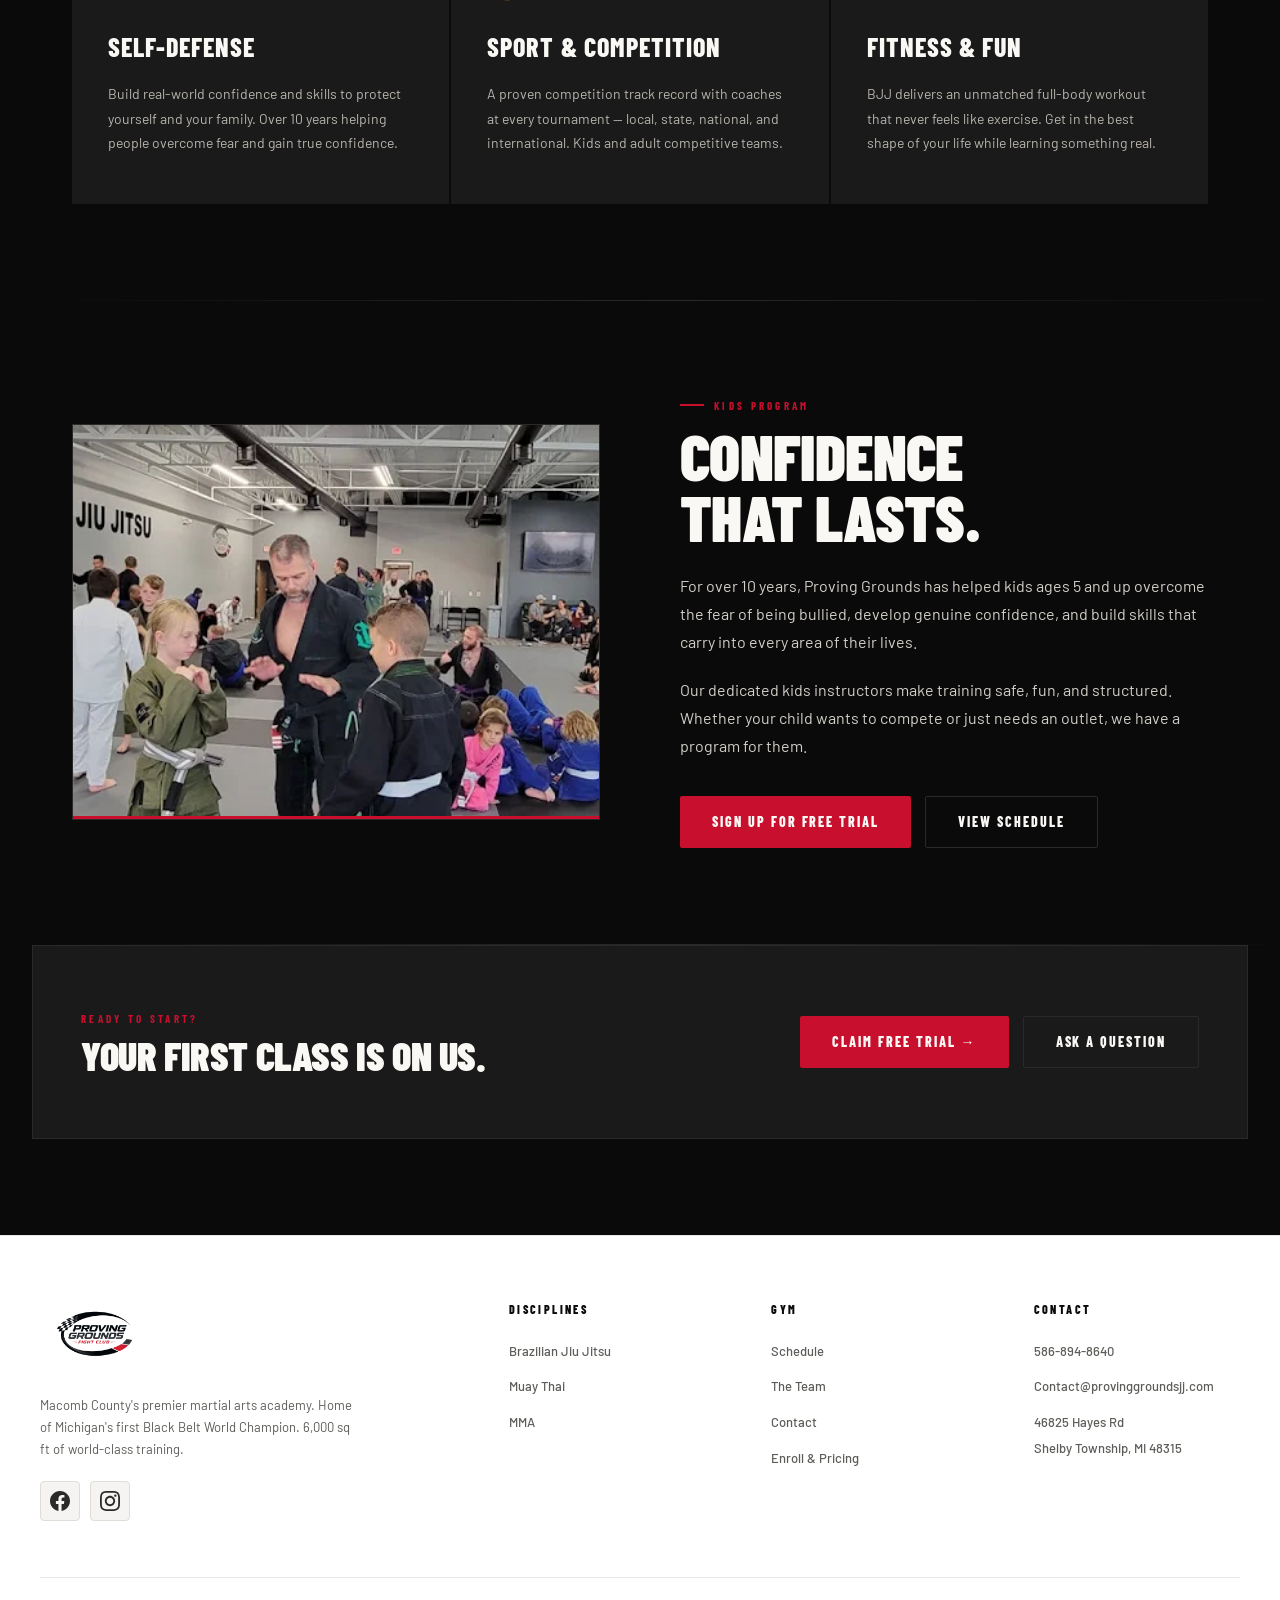
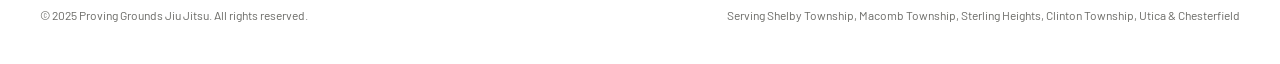
<file: jiu-jitsu.html>
<!DOCTYPE html>
<html lang="en">
<head>
  <meta charset="UTF-8">
  <meta name="viewport" content="width=device-width, initial-scale=1.0">
  <!-- Favicons, touch icons, PWA, and Windows tiles -->
  <link rel="icon" href="icons/favicon.ico" sizes="any">
  <link rel="icon" type="image/png" sizes="16x16" href="icons/favicon-16x16.png">
  <link rel="icon" type="image/png" sizes="32x32" href="icons/favicon-32x32.png">
  <link rel="icon" type="image/png" sizes="48x48" href="icons/favicon-48x48.png">
  <link rel="icon" type="image/png" sizes="96x96" href="icons/favicon-96x96.png">
  <link rel="apple-touch-icon" sizes="180x180" href="icons/apple-touch-icon.png">
  <link rel="apple-touch-icon" sizes="152x152" href="icons/apple-touch-icon-152.png">
  <link rel="apple-touch-icon" sizes="167x167" href="icons/apple-touch-icon-167.png">
  <link rel="mask-icon" href="icons/safari-pinned-tab.svg" color="#c8102e">
  <link rel="manifest" href="site.webmanifest">
  <meta name="msapplication-TileColor" content="#ffffff">
  <meta name="msapplication-TileImage" content="icons/mstile-150x150.png">
  <meta name="msapplication-config" content="browserconfig.xml">
  <meta name="apple-mobile-web-app-capable" content="yes">
  <meta name="apple-mobile-web-app-status-bar-style" content="black-translucent">
  <meta name="apple-mobile-web-app-title" content="Proving Grounds">
  <meta name="application-name" content="Proving Grounds">
  <meta name="description" content="Brazilian Jiu Jitsu at Proving Grounds Fight Club — Shelby Township. Black Belt instruction for kids and adults: fundamentals, competition, and self-defense. Start with a free trial.">
  <meta name="theme-color" content="#0a0a0a">
  <meta name="robots" content="index,follow">
  <link rel="canonical" href="https://adventurini.github.io/provinggrounds/jiu-jitsu.html">
  <title>Brazilian Jiu Jitsu (BJJ) Classes | Proving Grounds Fight Club — Shelby Township, MI</title>
  <meta property="og:locale" content="en_US">
  <meta property="og:site_name" content="Proving Grounds Fight Club">
  <meta property="og:type" content="website">
  <meta property="og:url" content="https://adventurini.github.io/provinggrounds/jiu-jitsu.html">
  <meta property="og:title" content="Brazilian Jiu Jitsu (BJJ) Classes | Proving Grounds Fight Club — Shelby Township, MI">
  <meta property="og:description" content="Brazilian Jiu Jitsu at Proving Grounds Fight Club — Shelby Township. Black Belt instruction for kids and adults: fundamentals, competition, and self-defense. Start with a free trial.">
  <meta property="og:image" content="https://cdn.jsdelivr.net/gh/adventurini/provinggrounds@main/images/og-preview.png?v=8">
  <meta property="og:image:secure_url" content="https://cdn.jsdelivr.net/gh/adventurini/provinggrounds@main/images/og-preview.png?v=8">
  <meta property="og:image:type" content="image/png">
  <meta property="og:image:width" content="1200">
  <meta property="og:image:height" content="630">
  <meta property="og:image:alt" content="Proving Grounds Fight Club logo on white">
  <meta name="twitter:card" content="summary_large_image">
  <meta name="twitter:title" content="Brazilian Jiu Jitsu (BJJ) Classes | Proving Grounds Fight Club — Shelby Township, MI">
  <meta name="twitter:description" content="Brazilian Jiu Jitsu at Proving Grounds Fight Club — Shelby Township. Black Belt instruction for kids and adults: fundamentals, competition, and self-defense. Start with a free trial.">
  <meta name="twitter:image" content="https://cdn.jsdelivr.net/gh/adventurini/provinggrounds@main/images/og-preview.png?v=8">
  <link rel="stylesheet" href="style.css">
</head>
<body>

<nav id="pg-nav"></nav>

<div class="page">

  <div class="page-hero">
    <div class="page-hero-inner">
      <div class="section-eyebrow fade-up fade-up-1">Discipline 01</div>
      <h1 class="fade-up fade-up-2">Brazilian<br>Jiu Jitsu</h1>
      <p class="fade-up fade-up-3">The most effective martial art ever proven in competition. Master leverage, technique, and ground control — regardless of your size or strength.</p>
      <br>
      <a href="https://provinggroundsjj.sites.zenplanner.com/freeTrial.cfm" target="_blank" class="btn btn-primary fade-up fade-up-4">Free Trial Class →</a>
    </div>
  </div>

  <!-- OVERVIEW -->
  <section>
    <div class="split">
      <div class="split-text">
        <div class="section-eyebrow">What Is BJJ</div>
        <h2>Grappling.<br>Ground. Mastery.</h2>
        <p style="margin-bottom:20px;">Brazilian Jiu Jitsu was made popular in the early 90s when the UFC was created to answer a simple question: what is the most effective martial art? BJJ won decisively.</p>
        <p style="margin-bottom:20px;">BJJ focuses on grappling and ground fighting, teaching that a smaller, weaker person can successfully defend themselves against a bigger, stronger opponent through leverage, technique, and joint locks or chokeholds.</p>
        <p>At Proving Grounds, our students train for all reasons — self-defense, sport competition, MMA, or simply as an incredible way to get in shape and build confidence.</p>
      </div>
      <div class="split-visual">
        <div class="split-visual-inner is-photo">
          <img src="images/competition-victory.png" width="900" height="600" alt="Referee raises a black belt competitor's arm in victory at a BJJ tournament." loading="lazy">
        </div>
      </div>
    </div>
  </section>

  <div class="divider"></div>

  <!-- WHO IT'S FOR -->
  <section>
    <div class="section-eyebrow">Who Trains Here</div>
    <h2>Any Reason.<br>Every Level.</h2>
    <div class="disciplines" style="margin-top:48px;">
      <div class="disc-card" style="cursor:default;">
        <span class="disc-icon">🛡️</span>
        <h3>Self-Defense</h3>
        <p>Build real-world confidence and skills to protect yourself and your family. Over 10 years helping people overcome fear and gain true confidence.</p>
      </div>
      <div class="disc-card" style="cursor:default;">
        <span class="disc-icon">🏅</span>
        <h3>Sport & Competition</h3>
        <p>A proven competition track record with coaches at every tournament — local, state, national, and international. Kids and adult competitive teams.</p>
      </div>
      <div class="disc-card" style="cursor:default;">
        <span class="disc-icon">💪</span>
        <h3>Fitness & Fun</h3>
        <p>BJJ delivers an unmatched full-body workout that never feels like exercise. Get in the best shape of your life while learning something real.</p>
      </div>
    </div>
  </section>

  <div class="divider"></div>

  <!-- KIDS PROGRAM -->
  <section>
    <div class="split">
      <div class="split-visual">
        <div class="split-visual-inner is-photo">
          <img src="images/kids-bjj-class.png" width="800" height="600" alt="Black belt instructor demonstrating BJJ to kids in gis on the academy mats." loading="lazy">
        </div>
      </div>
      <div class="split-text">
        <div class="section-eyebrow">Kids Program</div>
        <h2>Confidence<br>That Lasts.</h2>
        <p style="margin-bottom:20px;">For over 10 years, Proving Grounds has helped kids ages 5 and up overcome the fear of being bullied, develop genuine confidence, and build skills that carry into every area of their lives.</p>
        <p style="margin-bottom:36px;">Our dedicated kids instructors make training safe, fun, and structured. Whether your child wants to compete or just needs an outlet, we have a program for them.</p>
        <div class="btn-group">
          <a href="https://provinggroundsjj.sites.zenplanner.com/freeTrial.cfm" target="_blank" class="btn btn-primary">Sign Up for Free Trial</a>
          <a href="schedule.html" class="btn btn-outline">View Schedule</a>
        </div>
      </div>
    </div>
  </section>

  <div class="divider"></div>

  <!-- CTA -->
  <div style="background: var(--charcoal); border: 1px solid var(--border); margin: 0 32px 96px; padding: 64px 48px; display:flex; align-items:center; justify-content:space-between; flex-wrap:wrap; gap:32px;">
    <div>
      <div style="font-family:var(--font-display); font-weight:700; font-size:11px; letter-spacing:0.3em; text-transform:uppercase; color:var(--red); margin-bottom:8px;">Ready to Start?</div>
      <h2 style="font-size:40px; margin-bottom:0;">Your first class is on us.</h2>
    </div>
    <div class="btn-group">
      <a href="https://provinggroundsjj.sites.zenplanner.com/freeTrial.cfm" target="_blank" class="btn btn-primary">Claim Free Trial →</a>
      <a href="contact.html" class="btn btn-outline">Ask a Question</a>
    </div>
  </div>

</div>

<footer id="pg-footer"></footer>
<script src="shared.js"></script>
</body>
</html>
</file>
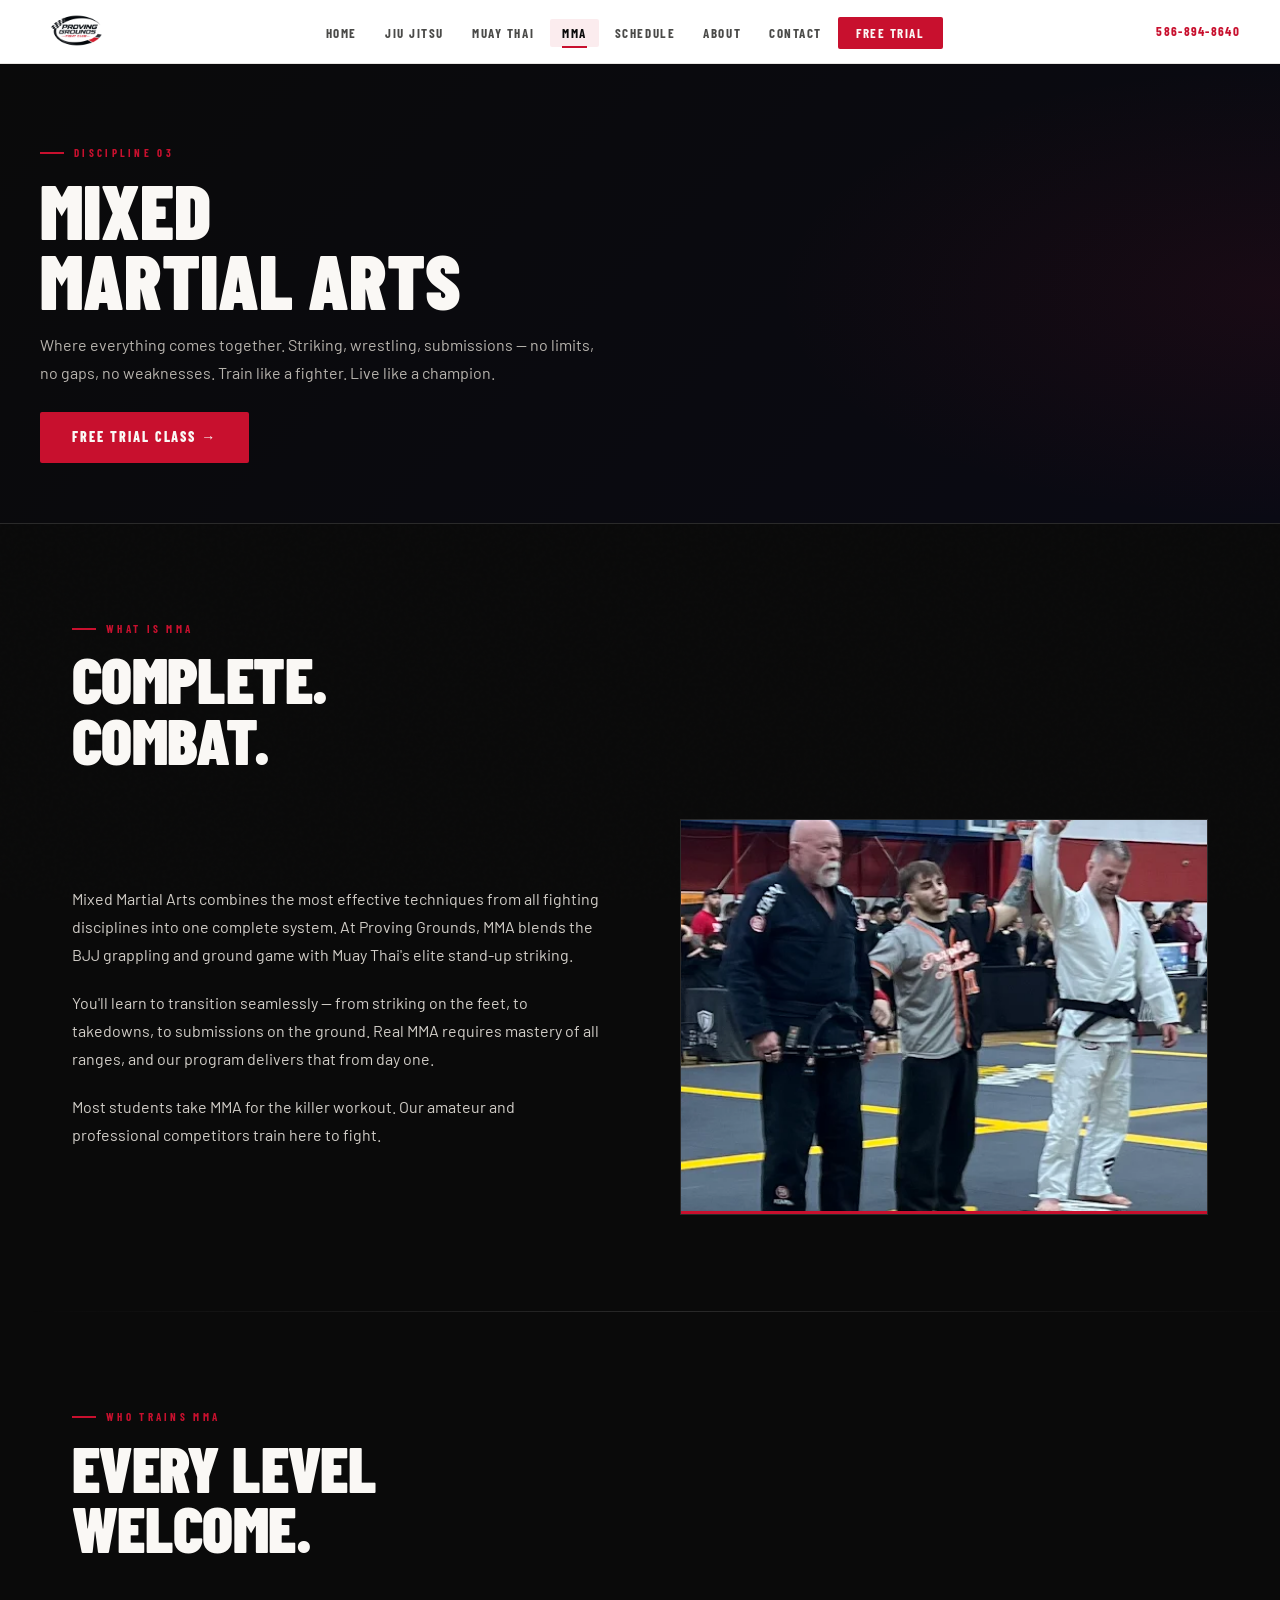
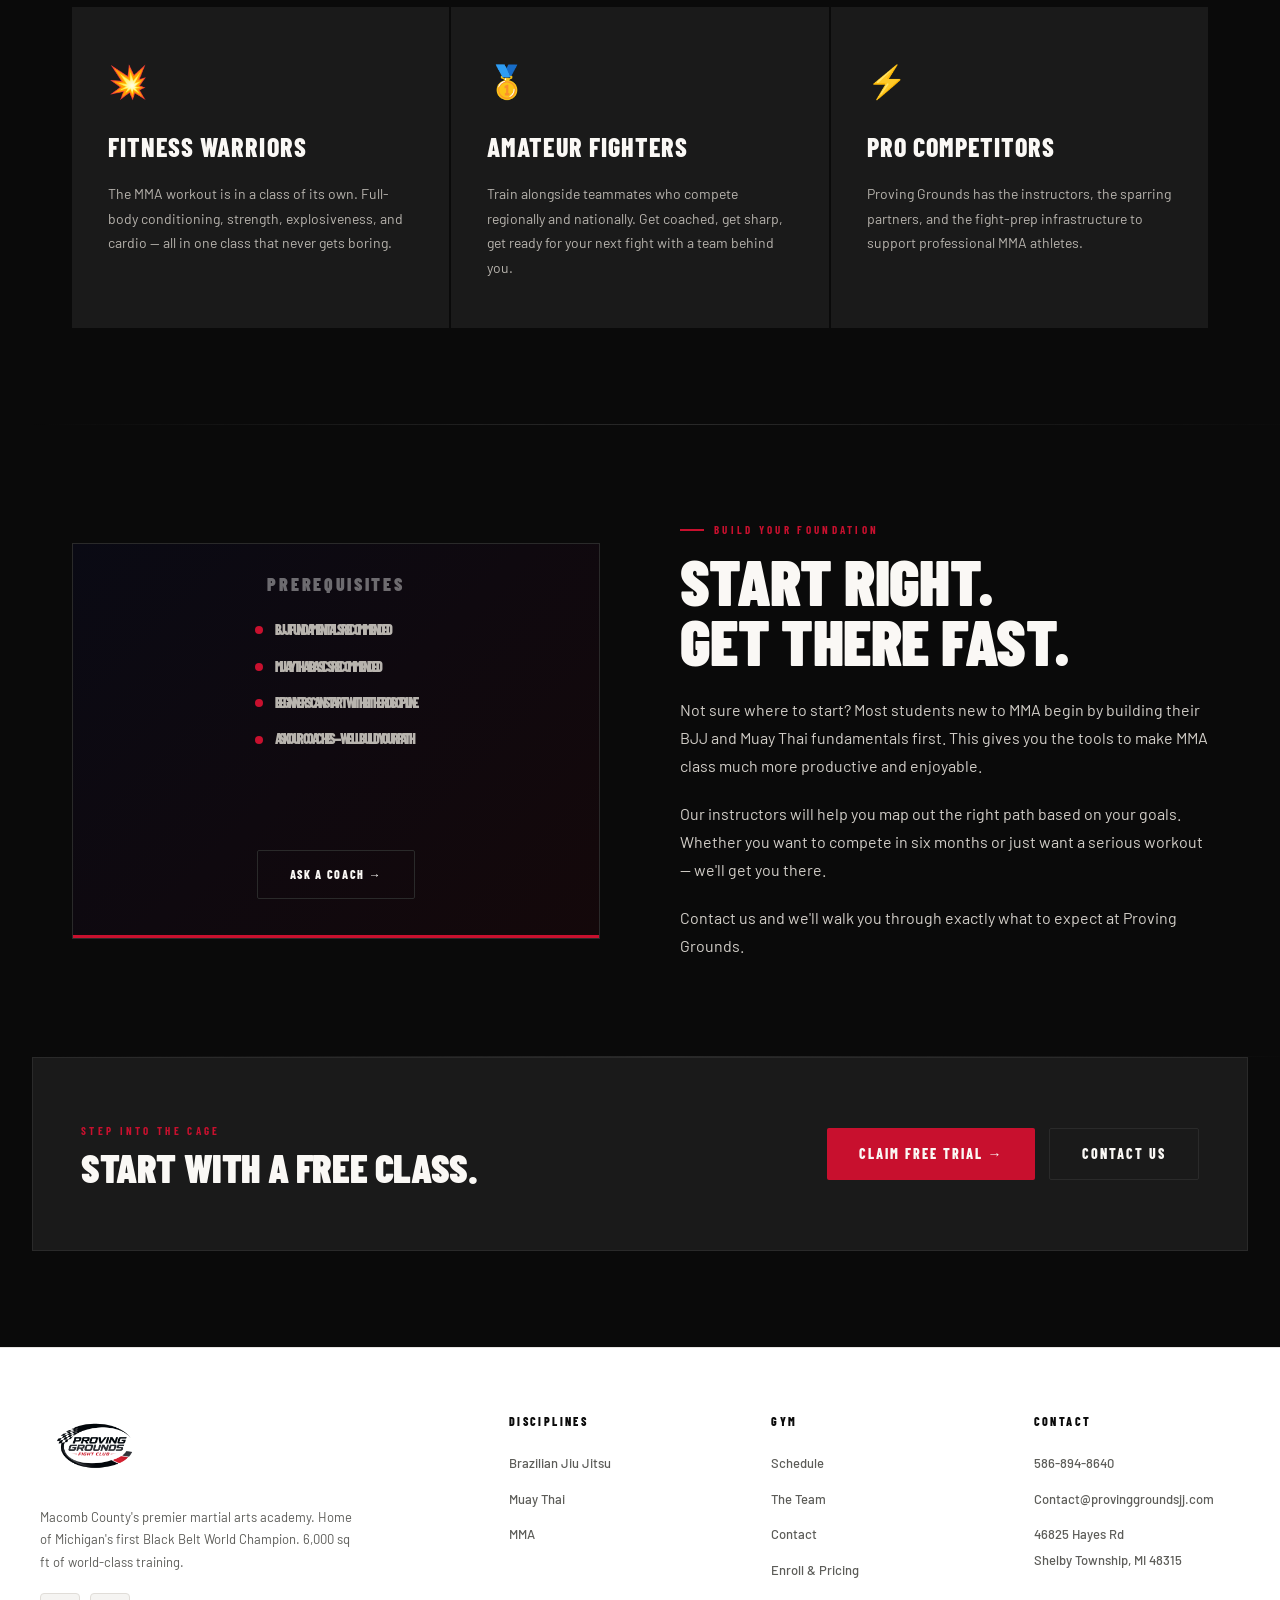
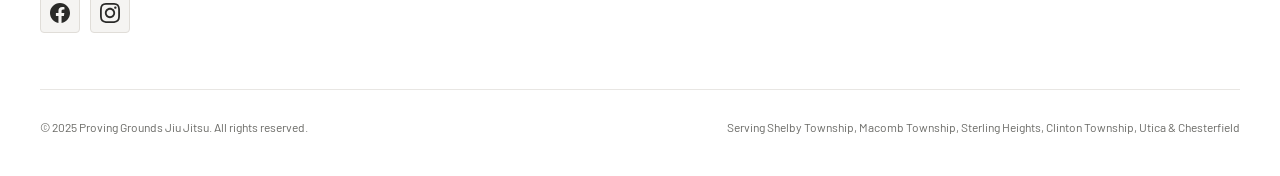
<file: mma.html>
<!DOCTYPE html>
<html lang="en">
<head>
  <meta charset="UTF-8">
  <meta name="viewport" content="width=device-width, initial-scale=1.0">
  <!-- Favicons, touch icons, PWA, and Windows tiles -->
  <link rel="icon" href="icons/favicon.ico" sizes="any">
  <link rel="icon" type="image/png" sizes="16x16" href="icons/favicon-16x16.png">
  <link rel="icon" type="image/png" sizes="32x32" href="icons/favicon-32x32.png">
  <link rel="icon" type="image/png" sizes="48x48" href="icons/favicon-48x48.png">
  <link rel="icon" type="image/png" sizes="96x96" href="icons/favicon-96x96.png">
  <link rel="apple-touch-icon" sizes="180x180" href="icons/apple-touch-icon.png">
  <link rel="apple-touch-icon" sizes="152x152" href="icons/apple-touch-icon-152.png">
  <link rel="apple-touch-icon" sizes="167x167" href="icons/apple-touch-icon-167.png">
  <link rel="mask-icon" href="icons/safari-pinned-tab.svg" color="#c8102e">
  <link rel="manifest" href="site.webmanifest">
  <meta name="msapplication-TileColor" content="#ffffff">
  <meta name="msapplication-TileImage" content="icons/mstile-150x150.png">
  <meta name="msapplication-config" content="browserconfig.xml">
  <meta name="apple-mobile-web-app-capable" content="yes">
  <meta name="apple-mobile-web-app-status-bar-style" content="black-translucent">
  <meta name="apple-mobile-web-app-title" content="Proving Grounds">
  <meta name="application-name" content="Proving Grounds">
  <meta name="description" content="MMA training at Proving Grounds Fight Club — Shelby Township. Blend BJJ, Muay Thai, wrestling, and fight IQ. From first class to fight camp, coaches who’ve been in the cage.">
  <meta name="theme-color" content="#0a0a0a">
  <meta name="robots" content="index,follow">
  <link rel="canonical" href="https://adventurini.github.io/provinggrounds/mma.html">
  <title>MMA Training &amp; Fight Prep | Proving Grounds Fight Club — Shelby Township, MI</title>
  <meta property="og:locale" content="en_US">
  <meta property="og:site_name" content="Proving Grounds Fight Club">
  <meta property="og:type" content="website">
  <meta property="og:url" content="https://adventurini.github.io/provinggrounds/mma.html">
  <meta property="og:title" content="MMA Training &amp; Fight Prep | Proving Grounds Fight Club — Shelby Township, MI">
  <meta property="og:description" content="MMA training at Proving Grounds Fight Club — Shelby Township. Blend BJJ, Muay Thai, wrestling, and fight IQ. From first class to fight camp, coaches who’ve been in the cage.">
  <meta property="og:image" content="https://cdn.jsdelivr.net/gh/adventurini/provinggrounds@main/images/og-preview.png?v=8">
  <meta property="og:image:secure_url" content="https://cdn.jsdelivr.net/gh/adventurini/provinggrounds@main/images/og-preview.png?v=8">
  <meta property="og:image:type" content="image/png">
  <meta property="og:image:width" content="1200">
  <meta property="og:image:height" content="630">
  <meta property="og:image:alt" content="Proving Grounds Fight Club logo on white">
  <meta name="twitter:card" content="summary_large_image">
  <meta name="twitter:title" content="MMA Training &amp; Fight Prep | Proving Grounds Fight Club — Shelby Township, MI">
  <meta name="twitter:description" content="MMA training at Proving Grounds Fight Club — Shelby Township. Blend BJJ, Muay Thai, wrestling, and fight IQ. From first class to fight camp, coaches who’ve been in the cage.">
  <meta name="twitter:image" content="https://cdn.jsdelivr.net/gh/adventurini/provinggrounds@main/images/og-preview.png?v=8">
  <link rel="stylesheet" href="style.css">
</head>
<body>

<nav id="pg-nav"></nav>

<div class="page">

  <div class="page-hero" style="background: linear-gradient(135deg, #0a0a0a 0%, #0a0a14 100%);">
    <div class="page-hero-inner">
      <div class="section-eyebrow fade-up fade-up-1">Discipline 03</div>
      <h1 class="fade-up fade-up-2">Mixed<br>Martial Arts</h1>
      <p class="fade-up fade-up-3">Where everything comes together. Striking, wrestling, submissions — no limits, no gaps, no weaknesses. Train like a fighter. Live like a champion.</p>
      <br>
      <a href="https://provinggroundsjj.sites.zenplanner.com/freeTrial.cfm" target="_blank" class="btn btn-primary fade-up fade-up-4">Free Trial Class →</a>
    </div>
  </div>

  <!-- OVERVIEW -->
  <section>
    <div class="section-eyebrow">What is MMA</div>
    <h2>Complete.<br>Combat.</h2>
    <div class="split" style="margin-top:48px;">
      <div class="split-text">
        <p style="margin-bottom:20px;">Mixed Martial Arts combines the most effective techniques from all fighting disciplines into one complete system. At Proving Grounds, MMA blends the BJJ grappling and ground game with Muay Thai's elite stand-up striking.</p>
        <p style="margin-bottom:20px;">You'll learn to transition seamlessly — from striking on the feet, to takedowns, to submissions on the ground. Real MMA requires mastery of all ranges, and our program delivers that from day one.</p>
        <p>Most students take MMA for the killer workout. Our amateur and professional competitors train here to fight.</p>
      </div>
      <div class="split-visual">
        <div class="split-visual-inner is-photo">
          <img src="images/competition-victory.png" width="900" height="600" alt="Referee raises the winning black belt competitor's arm after a tournament match." loading="lazy">
        </div>
      </div>
    </div>
  </section>

  <div class="divider"></div>

  <!-- WHO TRAINS -->
  <section>
    <div class="section-eyebrow">Who Trains MMA</div>
    <h2>Every Level<br>Welcome.</h2>
    <div class="disciplines" style="margin-top:48px;">
      <div class="disc-card" style="cursor:default;">
        <span class="disc-icon">💥</span>
        <h3>Fitness Warriors</h3>
        <p>The MMA workout is in a class of its own. Full-body conditioning, strength, explosiveness, and cardio — all in one class that never gets boring.</p>
      </div>
      <div class="disc-card" style="cursor:default;">
        <span class="disc-icon">🥇</span>
        <h3>Amateur Fighters</h3>
        <p>Train alongside teammates who compete regionally and nationally. Get coached, get sharp, get ready for your next fight with a team behind you.</p>
      </div>
      <div class="disc-card" style="cursor:default;">
        <span class="disc-icon">⚡</span>
        <h3>Pro Competitors</h3>
        <p>Proving Grounds has the instructors, the sparring partners, and the fight-prep infrastructure to support professional MMA athletes.</p>
      </div>
    </div>
  </section>

  <div class="divider"></div>

  <!-- FOUNDATION NOTE -->
  <section>
    <div class="split">
      <div class="split-visual">
        <div class="split-visual-inner" style="background:linear-gradient(135deg, #0a0a14 0%, #14080a 100%);">
          <div style="padding:40px; text-align:center;">
            <div style="font-family:var(--font-display); font-weight:900; font-size:18px; letter-spacing:0.15em; color:rgba(255,255,255,0.4); text-transform:uppercase; margin-bottom:20px;">Prerequisites</div>
            <div style="display:flex; flex-direction:column; gap:14px; align-items:flex-start; text-align:left;">
              <div style="display:flex; gap:12px; align-items:center;">
                <div style="width:8px; height:8px; background:var(--red); border-radius:50%; flex-shrink:0;"></div>
                <div style="font-size:14px; color:var(--muted);">BJJ fundamentals recommended</div>
              </div>
              <div style="display:flex; gap:12px; align-items:center;">
                <div style="width:8px; height:8px; background:var(--red); border-radius:50%; flex-shrink:0;"></div>
                <div style="font-size:14px; color:var(--muted);">Muay Thai basics recommended</div>
              </div>
              <div style="display:flex; gap:12px; align-items:center;">
                <div style="width:8px; height:8px; background:var(--red); border-radius:50%; flex-shrink:0;"></div>
                <div style="font-size:14px; color:var(--muted);">Beginners can start with either discipline</div>
              </div>
              <div style="display:flex; gap:12px; align-items:center;">
                <div style="width:8px; height:8px; background:var(--red); border-radius:50%; flex-shrink:0;"></div>
                <div style="font-size:14px; color:var(--muted);">Ask our coaches — we'll build your path</div>
              </div>
            </div>
            <div style="margin-top:32px;">
              <a href="contact.html" class="btn btn-outline" style="font-size:12px;">Ask a Coach →</a>
            </div>
          </div>
        </div>
      </div>
      <div class="split-text">
        <div class="section-eyebrow">Build Your Foundation</div>
        <h2>Start Right.<br>Get There Fast.</h2>
        <p style="margin-bottom:20px;">Not sure where to start? Most students new to MMA begin by building their BJJ and Muay Thai fundamentals first. This gives you the tools to make MMA class much more productive and enjoyable.</p>
        <p style="margin-bottom:20px;">Our instructors will help you map out the right path based on your goals. Whether you want to compete in six months or just want a serious workout — we'll get you there.</p>
        <p>Contact us and we'll walk you through exactly what to expect at Proving Grounds.</p>
      </div>
    </div>
  </section>

  <div class="divider"></div>

  <!-- CTA -->
  <div style="background: var(--charcoal); border: 1px solid var(--border); margin: 0 32px 96px; padding: 64px 48px; display:flex; align-items:center; justify-content:space-between; flex-wrap:wrap; gap:32px;">
    <div>
      <div style="font-family:var(--font-display); font-weight:700; font-size:11px; letter-spacing:0.3em; text-transform:uppercase; color:var(--red); margin-bottom:8px;">Step Into the Cage</div>
      <h2 style="font-size:40px; margin-bottom:0;">Start with a free class.</h2>
    </div>
    <div class="btn-group">
      <a href="https://provinggroundsjj.sites.zenplanner.com/freeTrial.cfm" target="_blank" class="btn btn-primary">Claim Free Trial →</a>
      <a href="contact.html" class="btn btn-outline">Contact Us</a>
    </div>
  </div>

</div>

<footer id="pg-footer"></footer>
<script src="shared.js"></script>
</body>
</html>
</file>
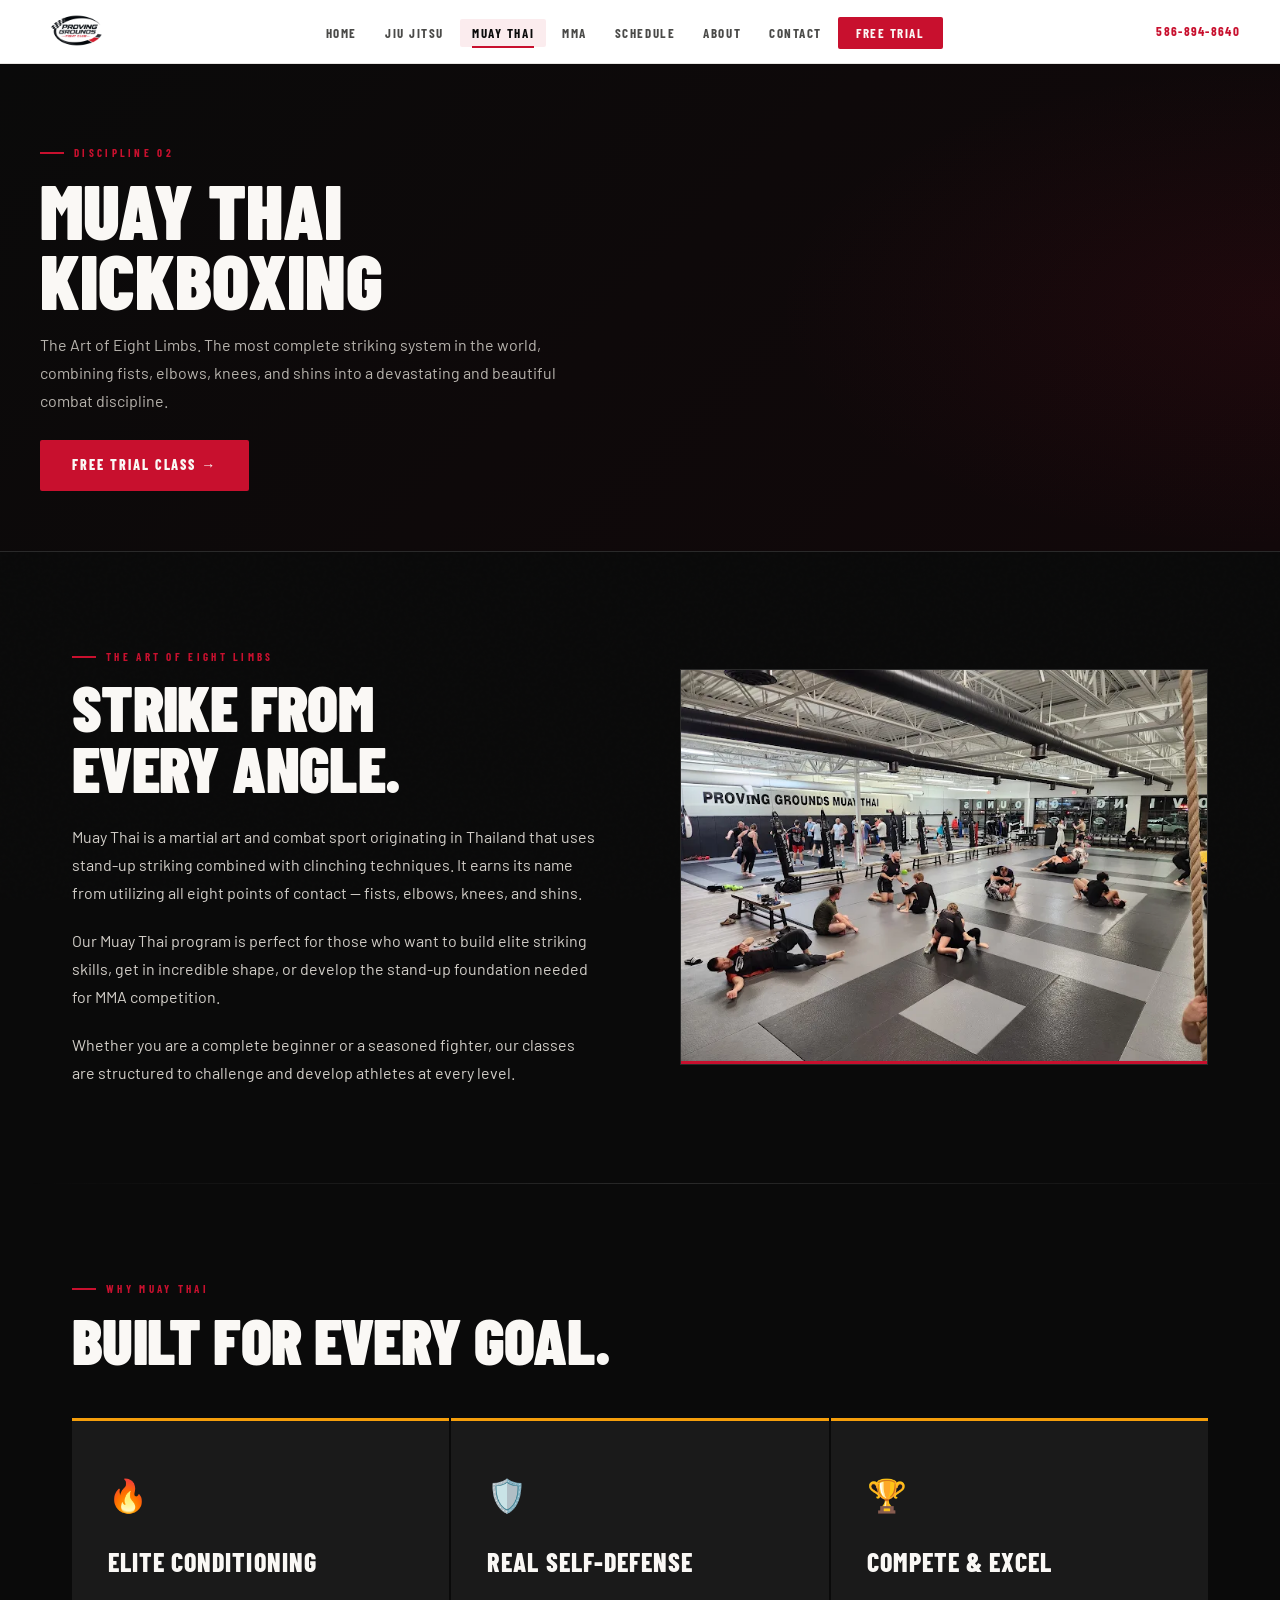
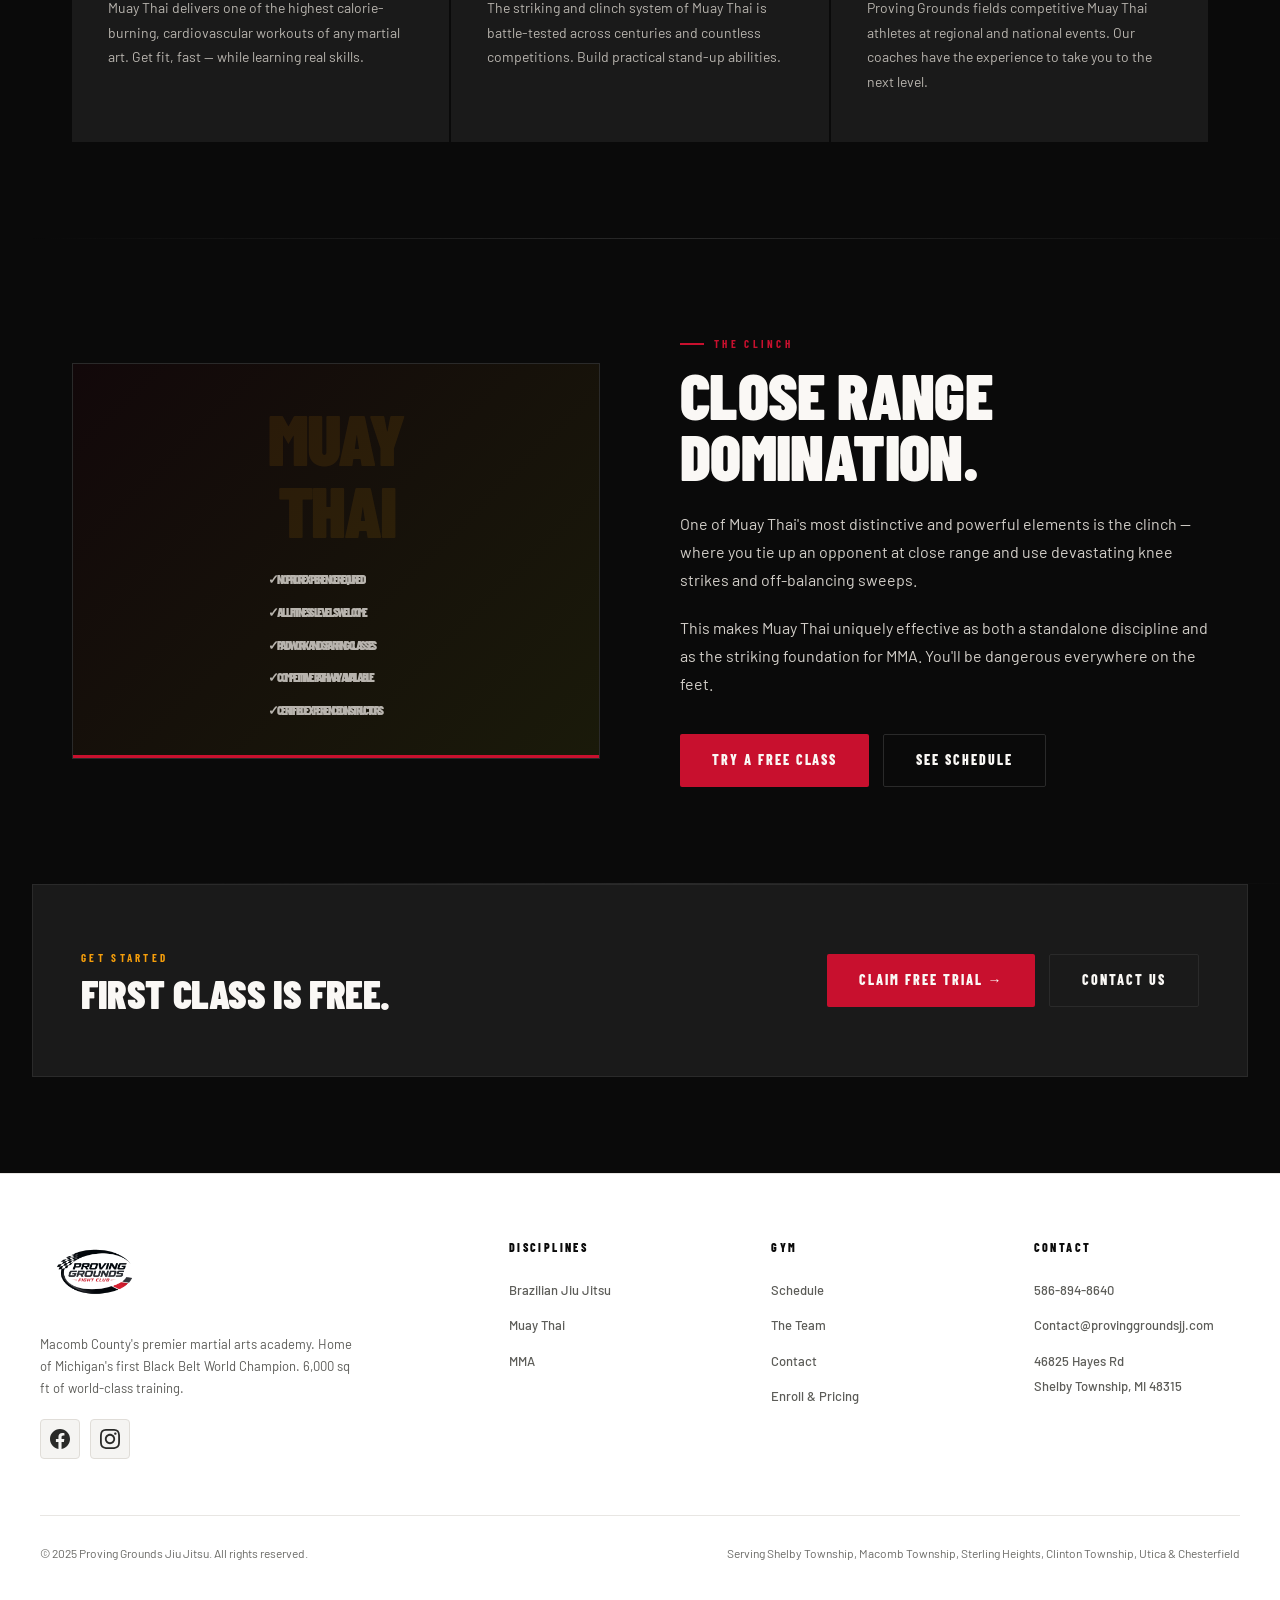
<file: muay-thai.html>
<!DOCTYPE html>
<html lang="en">
<head>
  <meta charset="UTF-8">
  <meta name="viewport" content="width=device-width, initial-scale=1.0">
  <!-- Favicons, touch icons, PWA, and Windows tiles -->
  <link rel="icon" href="icons/favicon.ico" sizes="any">
  <link rel="icon" type="image/png" sizes="16x16" href="icons/favicon-16x16.png">
  <link rel="icon" type="image/png" sizes="32x32" href="icons/favicon-32x32.png">
  <link rel="icon" type="image/png" sizes="48x48" href="icons/favicon-48x48.png">
  <link rel="icon" type="image/png" sizes="96x96" href="icons/favicon-96x96.png">
  <link rel="apple-touch-icon" sizes="180x180" href="icons/apple-touch-icon.png">
  <link rel="apple-touch-icon" sizes="152x152" href="icons/apple-touch-icon-152.png">
  <link rel="apple-touch-icon" sizes="167x167" href="icons/apple-touch-icon-167.png">
  <link rel="mask-icon" href="icons/safari-pinned-tab.svg" color="#c8102e">
  <link rel="manifest" href="site.webmanifest">
  <meta name="msapplication-TileColor" content="#ffffff">
  <meta name="msapplication-TileImage" content="icons/mstile-150x150.png">
  <meta name="msapplication-config" content="browserconfig.xml">
  <meta name="apple-mobile-web-app-capable" content="yes">
  <meta name="apple-mobile-web-app-status-bar-style" content="black-translucent">
  <meta name="apple-mobile-web-app-title" content="Proving Grounds">
  <meta name="application-name" content="Proving Grounds">
  <meta name="description" content="Muay Thai &amp; kickboxing at Proving Grounds Fight Club — Shelby Township. Clinch, pads, and ring craft from experienced coaches. All levels welcome; try a free class.">
  <meta name="theme-color" content="#0a0a0a">
  <meta name="robots" content="index,follow">
  <link rel="canonical" href="https://adventurini.github.io/provinggrounds/muay-thai.html">
  <title>Muay Thai &amp; Kickboxing | Proving Grounds Fight Club — Shelby Township, MI</title>
  <meta property="og:locale" content="en_US">
  <meta property="og:site_name" content="Proving Grounds Fight Club">
  <meta property="og:type" content="website">
  <meta property="og:url" content="https://adventurini.github.io/provinggrounds/muay-thai.html">
  <meta property="og:title" content="Muay Thai &amp; Kickboxing | Proving Grounds Fight Club — Shelby Township, MI">
  <meta property="og:description" content="Muay Thai &amp; kickboxing at Proving Grounds Fight Club — Shelby Township. Clinch, pads, and ring craft from experienced coaches. All levels welcome; try a free class.">
  <meta property="og:image" content="https://cdn.jsdelivr.net/gh/adventurini/provinggrounds@main/images/og-preview.png?v=8">
  <meta property="og:image:secure_url" content="https://cdn.jsdelivr.net/gh/adventurini/provinggrounds@main/images/og-preview.png?v=8">
  <meta property="og:image:type" content="image/png">
  <meta property="og:image:width" content="1200">
  <meta property="og:image:height" content="630">
  <meta property="og:image:alt" content="Proving Grounds Fight Club logo on white">
  <meta name="twitter:card" content="summary_large_image">
  <meta name="twitter:title" content="Muay Thai &amp; Kickboxing | Proving Grounds Fight Club — Shelby Township, MI">
  <meta name="twitter:description" content="Muay Thai &amp; kickboxing at Proving Grounds Fight Club — Shelby Township. Clinch, pads, and ring craft from experienced coaches. All levels welcome; try a free class.">
  <meta name="twitter:image" content="https://cdn.jsdelivr.net/gh/adventurini/provinggrounds@main/images/og-preview.png?v=8">
  <link rel="stylesheet" href="style.css">
</head>
<body>

<nav id="pg-nav"></nav>

<div class="page">

  <div class="page-hero" style="background: linear-gradient(135deg, #0a0a0a 0%, #12080a 100%);">
    <div class="page-hero-inner">
      <div class="section-eyebrow fade-up fade-up-1">Discipline 02</div>
      <h1 class="fade-up fade-up-2">Muay Thai<br>Kickboxing</h1>
      <p class="fade-up fade-up-3">The Art of Eight Limbs. The most complete striking system in the world, combining fists, elbows, knees, and shins into a devastating and beautiful combat discipline.</p>
      <br>
      <a href="https://provinggroundsjj.sites.zenplanner.com/freeTrial.cfm" target="_blank" class="btn btn-primary fade-up fade-up-4">Free Trial Class →</a>
    </div>
  </div>

  <!-- OVERVIEW -->
  <section>
    <div class="split">
      <div class="split-text">
        <div class="section-eyebrow">The Art of Eight Limbs</div>
        <h2>Strike from<br>Every Angle.</h2>
        <p style="margin-bottom:20px;">Muay Thai is a martial art and combat sport originating in Thailand that uses stand-up striking combined with clinching techniques. It earns its name from utilizing all eight points of contact — fists, elbows, knees, and shins.</p>
        <p style="margin-bottom:20px;">Our Muay Thai program is perfect for those who want to build elite striking skills, get in incredible shape, or develop the stand-up foundation needed for MMA competition.</p>
        <p>Whether you are a complete beginner or a seasoned fighter, our classes are structured to challenge and develop athletes at every level.</p>
      </div>
      <div class="split-visual">
        <div class="split-visual-inner is-photo">
          <img src="images/gym-floor-muay-thai.png" width="680" height="510" alt="Proving Grounds training floor with heavy bags and students grappling on the mats." loading="lazy">
        </div>
      </div>
    </div>
  </section>

  <div class="divider"></div>

  <!-- BENEFITS -->
  <section>
    <div class="section-eyebrow">Why Muay Thai</div>
    <h2>Built for Every Goal.</h2>
    <div class="disciplines" style="margin-top:48px;">
      <div class="disc-card" style="cursor:default; border-top:3px solid #f59e0b;">
        <span class="disc-icon">🔥</span>
        <h3>Elite Conditioning</h3>
        <p>Muay Thai delivers one of the highest calorie-burning, cardiovascular workouts of any martial art. Get fit, fast — while learning real skills.</p>
      </div>
      <div class="disc-card" style="cursor:default; border-top:3px solid #f59e0b;">
        <span class="disc-icon">🛡️</span>
        <h3>Real Self-Defense</h3>
        <p>The striking and clinch system of Muay Thai is battle-tested across centuries and countless competitions. Build practical stand-up abilities.</p>
      </div>
      <div class="disc-card" style="cursor:default; border-top:3px solid #f59e0b;">
        <span class="disc-icon">🏆</span>
        <h3>Compete & Excel</h3>
        <p>Proving Grounds fields competitive Muay Thai athletes at regional and national events. Our coaches have the experience to take you to the next level.</p>
      </div>
    </div>
  </section>

  <div class="divider"></div>

  <!-- CLINCH INFO -->
  <section>
    <div class="split">
      <div class="split-visual">
        <div class="split-visual-inner" style="background: linear-gradient(135deg, #12080a 0%, #1a1a0a 100%);">
          <div style="padding:40px; text-align:center;">
            <div style="font-family:var(--font-display); font-weight:900; font-size:72px; color:rgba(245,158,11,0.1); text-transform:uppercase; line-height:1;">MUAY<br>THAI</div>
            <div style="margin-top:24px; display:flex; flex-direction:column; gap:12px; align-items:flex-start; text-align:left;">
              <div style="font-size:13px; color:var(--muted);">✓ No prior experience required</div>
              <div style="font-size:13px; color:var(--muted);">✓ All fitness levels welcome</div>
              <div style="font-size:13px; color:var(--muted);">✓ Pad work and sparring classes</div>
              <div style="font-size:13px; color:var(--muted);">✓ Competitive pathway available</div>
              <div style="font-size:13px; color:var(--muted);">✓ Certified experienced instructors</div>
            </div>
          </div>
        </div>
      </div>
      <div class="split-text">
        <div class="section-eyebrow">The Clinch</div>
        <h2>Close Range<br>Domination.</h2>
        <p style="margin-bottom:20px;">One of Muay Thai's most distinctive and powerful elements is the clinch — where you tie up an opponent at close range and use devastating knee strikes and off-balancing sweeps.</p>
        <p style="margin-bottom:36px;">This makes Muay Thai uniquely effective as both a standalone discipline and as the striking foundation for MMA. You'll be dangerous everywhere on the feet.</p>
        <div class="btn-group">
          <a href="https://provinggroundsjj.sites.zenplanner.com/freeTrial.cfm" target="_blank" class="btn btn-primary">Try a Free Class</a>
          <a href="schedule.html" class="btn btn-outline">See Schedule</a>
        </div>
      </div>
    </div>
  </section>

  <div class="divider"></div>

  <!-- CTA -->
  <div style="background: var(--charcoal); border: 1px solid var(--border); margin: 0 32px 96px; padding: 64px 48px; display:flex; align-items:center; justify-content:space-between; flex-wrap:wrap; gap:32px;">
    <div>
      <div style="font-family:var(--font-display); font-weight:700; font-size:11px; letter-spacing:0.3em; text-transform:uppercase; color:#f59e0b; margin-bottom:8px;">Get Started</div>
      <h2 style="font-size:40px; margin-bottom:0;">First class is free.</h2>
    </div>
    <div class="btn-group">
      <a href="https://provinggroundsjj.sites.zenplanner.com/freeTrial.cfm" target="_blank" class="btn btn-primary">Claim Free Trial →</a>
      <a href="contact.html" class="btn btn-outline">Contact Us</a>
    </div>
  </div>

</div>

<footer id="pg-footer"></footer>
<script src="shared.js"></script>
</body>
</html>
</file>
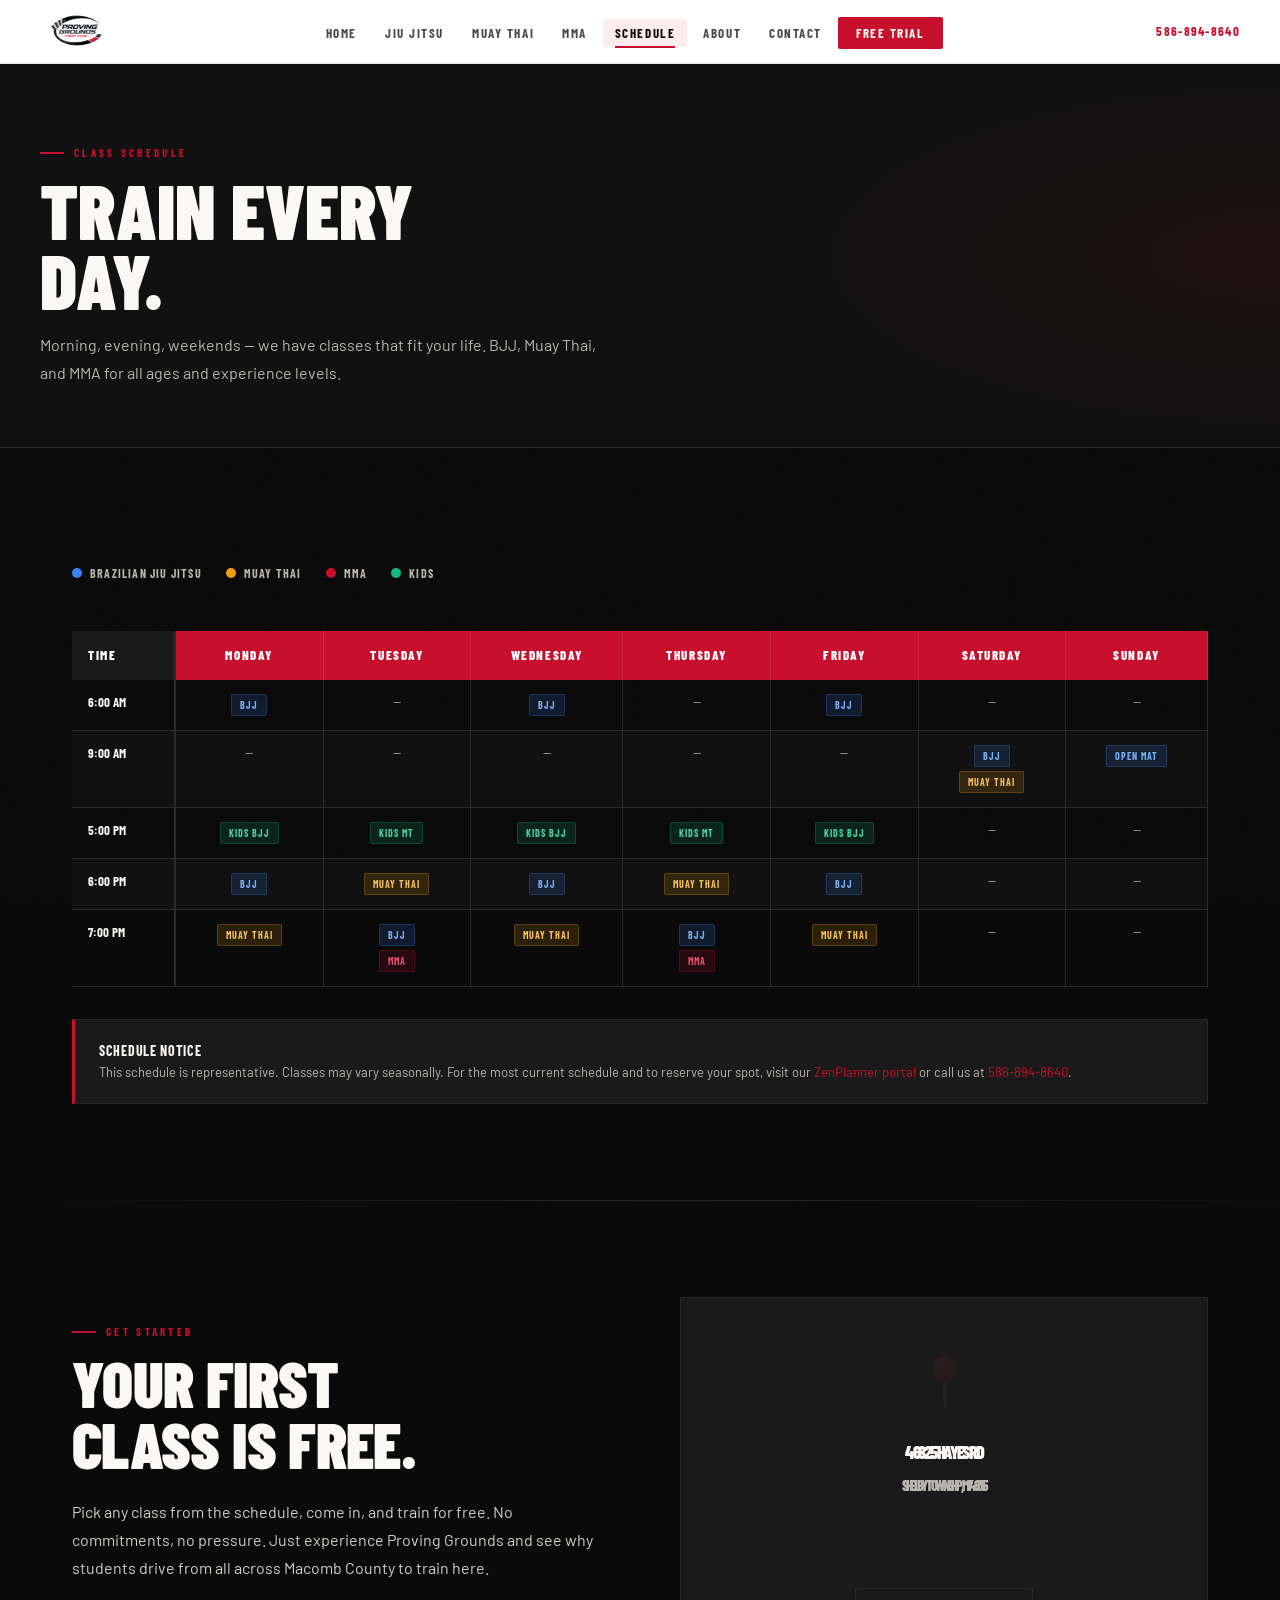
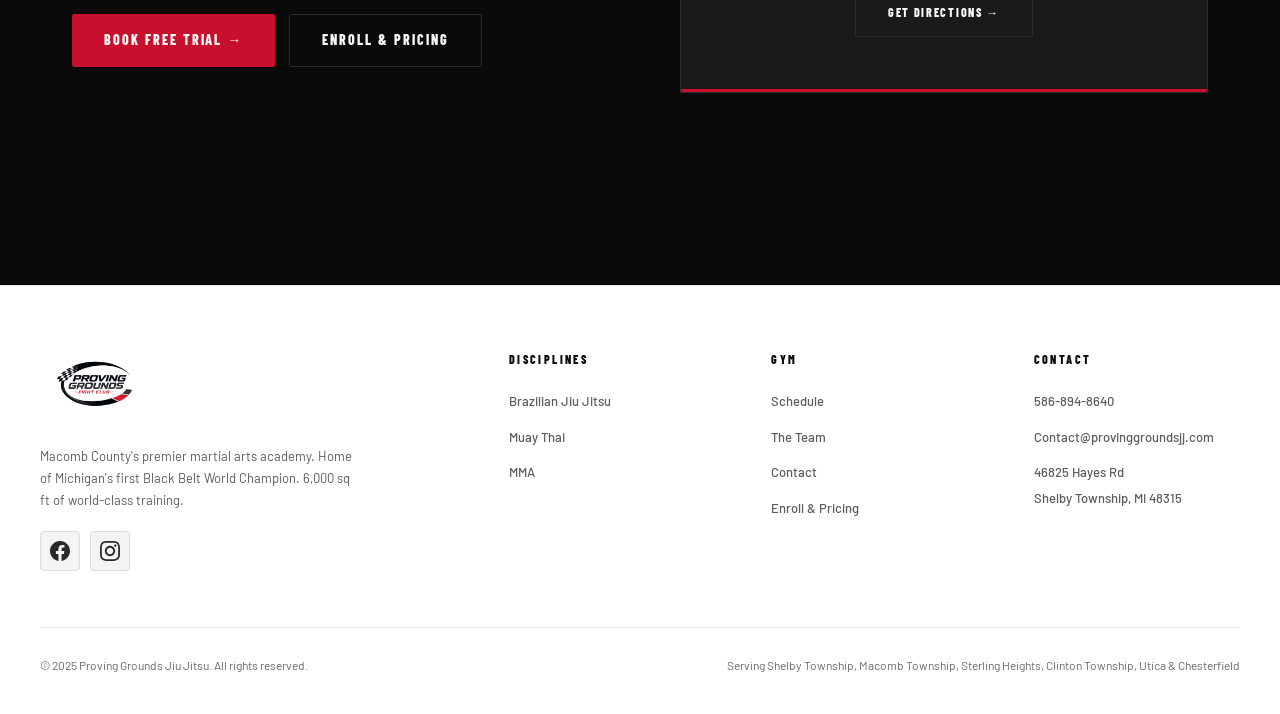
<file: schedule.html>
<!DOCTYPE html>
<html lang="en">
<head>
  <meta charset="UTF-8">
  <meta name="viewport" content="width=device-width, initial-scale=1.0">
  <!-- Favicons, touch icons, PWA, and Windows tiles -->
  <link rel="icon" href="icons/favicon.ico" sizes="any">
  <link rel="icon" type="image/png" sizes="16x16" href="icons/favicon-16x16.png">
  <link rel="icon" type="image/png" sizes="32x32" href="icons/favicon-32x32.png">
  <link rel="icon" type="image/png" sizes="48x48" href="icons/favicon-48x48.png">
  <link rel="icon" type="image/png" sizes="96x96" href="icons/favicon-96x96.png">
  <link rel="apple-touch-icon" sizes="180x180" href="icons/apple-touch-icon.png">
  <link rel="apple-touch-icon" sizes="152x152" href="icons/apple-touch-icon-152.png">
  <link rel="apple-touch-icon" sizes="167x167" href="icons/apple-touch-icon-167.png">
  <link rel="mask-icon" href="icons/safari-pinned-tab.svg" color="#c8102e">
  <link rel="manifest" href="site.webmanifest">
  <meta name="msapplication-TileColor" content="#ffffff">
  <meta name="msapplication-TileImage" content="icons/mstile-150x150.png">
  <meta name="msapplication-config" content="browserconfig.xml">
  <meta name="apple-mobile-web-app-capable" content="yes">
  <meta name="apple-mobile-web-app-status-bar-style" content="black-translucent">
  <meta name="apple-mobile-web-app-title" content="Proving Grounds">
  <meta name="application-name" content="Proving Grounds">
  <meta name="description" content="Class schedule for Proving Grounds Fight Club — Shelby Township. BJJ, Muay Thai, and MMA times for kids and adults. Plan your week and book a free trial.">
  <meta name="theme-color" content="#0a0a0a">
  <meta name="robots" content="index,follow">
  <link rel="canonical" href="https://adventurini.github.io/provinggrounds/schedule.html">
  <title>Class Schedule | Proving Grounds Fight Club — Shelby Township, MI</title>
  <meta property="og:locale" content="en_US">
  <meta property="og:site_name" content="Proving Grounds Fight Club">
  <meta property="og:type" content="website">
  <meta property="og:url" content="https://adventurini.github.io/provinggrounds/schedule.html">
  <meta property="og:title" content="Class Schedule | Proving Grounds Fight Club — Shelby Township, MI">
  <meta property="og:description" content="Class schedule for Proving Grounds Fight Club — Shelby Township. BJJ, Muay Thai, and MMA times for kids and adults. Plan your week and book a free trial.">
  <meta property="og:image" content="https://cdn.jsdelivr.net/gh/adventurini/provinggrounds@main/images/og-preview.png?v=8">
  <meta property="og:image:secure_url" content="https://cdn.jsdelivr.net/gh/adventurini/provinggrounds@main/images/og-preview.png?v=8">
  <meta property="og:image:type" content="image/png">
  <meta property="og:image:width" content="1200">
  <meta property="og:image:height" content="630">
  <meta property="og:image:alt" content="Proving Grounds Fight Club logo on white">
  <meta name="twitter:card" content="summary_large_image">
  <meta name="twitter:title" content="Class Schedule | Proving Grounds Fight Club — Shelby Township, MI">
  <meta name="twitter:description" content="Class schedule for Proving Grounds Fight Club — Shelby Township. BJJ, Muay Thai, and MMA times for kids and adults. Plan your week and book a free trial.">
  <meta name="twitter:image" content="https://cdn.jsdelivr.net/gh/adventurini/provinggrounds@main/images/og-preview.png?v=8">
  <link rel="stylesheet" href="style.css">
  <style>
    .schedule-table-wrap {
      overflow-x: auto;
      margin-top: 48px;
    }
    table {
      width: 100%;
      min-width: 700px;
      border-collapse: collapse;
    }
    thead th {
      background: var(--red);
      font-family: var(--font-display);
      font-weight: 800;
      font-size: 13px;
      letter-spacing: 0.12em;
      text-transform: uppercase;
      padding: 14px 16px;
      text-align: center;
      color: white;
      border-right: 1px solid rgba(255,255,255,0.1);
    }
    thead th:first-child { text-align: left; background: var(--charcoal); border-right: 2px solid var(--border); }
    tbody tr { border-bottom: 1px solid var(--border); }
    tbody tr:nth-child(even) { background: var(--deep); }
    tbody td {
      padding: 12px 16px;
      font-size: 12px;
      color: var(--muted);
      text-align: center;
      border-right: 1px solid var(--border);
      vertical-align: top;
    }
    tbody td:first-child {
      font-family: var(--font-display);
      font-weight: 700;
      font-size: 13px;
      color: var(--white);
      text-align: left;
      border-right: 2px solid var(--border);
      white-space: nowrap;
    }
    .class-chip {
      display: inline-block;
      padding: 4px 8px;
      border-radius: 2px;
      font-family: var(--font-display);
      font-weight: 700;
      font-size: 10px;
      letter-spacing: 0.1em;
      text-transform: uppercase;
      line-height: 1.2;
      margin: 2px;
      white-space: nowrap;
    }
    .chip-bjj { background: rgba(59,130,246,0.15); color: #7ab0f5; border: 1px solid rgba(59,130,246,0.25); }
    .chip-mt { background: rgba(245,158,11,0.15); color: #f5c060; border: 1px solid rgba(245,158,11,0.25); }
    .chip-mma { background: rgba(200,16,46,0.15); color: #e05070; border: 1px solid rgba(200,16,46,0.25); }
    .chip-kids { background: rgba(16,185,129,0.15); color: #50d0a0; border: 1px solid rgba(16,185,129,0.25); }
    .note-box {
      background: var(--charcoal);
      border: 1px solid var(--border);
      border-left: 3px solid var(--red);
      padding: 20px 24px;
      margin-top: 32px;
      font-size: 13px;
      color: var(--muted);
      border-radius: 0 2px 2px 0;
    }
    .note-box strong { color: var(--white); font-family: var(--font-display); font-size: 14px; letter-spacing: 0.05em; text-transform: uppercase; }
  </style>
</head>
<body>

<nav id="pg-nav"></nav>

<div class="page">

  <div class="page-hero">
    <div class="page-hero-inner">
      <div class="section-eyebrow fade-up fade-up-1">Class Schedule</div>
      <h1 class="fade-up fade-up-2">Train Every<br>Day.</h1>
      <p class="fade-up fade-up-3">Morning, evening, weekends — we have classes that fit your life. BJJ, Muay Thai, and MMA for all ages and experience levels.</p>
    </div>
  </div>

  <section>
    <div class="legend">
      <div class="legend-item"><div class="legend-dot" style="background:#3b82f6;"></div>Brazilian Jiu Jitsu</div>
      <div class="legend-item"><div class="legend-dot" style="background:#f59e0b;"></div>Muay Thai</div>
      <div class="legend-item"><div class="legend-dot" style="background:var(--red);"></div>MMA</div>
      <div class="legend-item"><div class="legend-dot" style="background:#10b981;"></div>Kids</div>
    </div>

    <div class="schedule-table-wrap">
      <table>
        <thead>
          <tr>
            <th>Time</th>
            <th>Monday</th>
            <th>Tuesday</th>
            <th>Wednesday</th>
            <th>Thursday</th>
            <th>Friday</th>
            <th>Saturday</th>
            <th>Sunday</th>
          </tr>
        </thead>
        <tbody>
          <tr>
            <td>6:00 AM</td>
            <td><span class="class-chip chip-bjj">BJJ</span></td>
            <td>—</td>
            <td><span class="class-chip chip-bjj">BJJ</span></td>
            <td>—</td>
            <td><span class="class-chip chip-bjj">BJJ</span></td>
            <td>—</td>
            <td>—</td>
          </tr>
          <tr>
            <td>9:00 AM</td>
            <td>—</td>
            <td>—</td>
            <td>—</td>
            <td>—</td>
            <td>—</td>
            <td><span class="class-chip chip-bjj">BJJ</span><br><span class="class-chip chip-mt">Muay Thai</span></td>
            <td><span class="class-chip chip-bjj">Open Mat</span></td>
          </tr>
          <tr>
            <td>5:00 PM</td>
            <td><span class="class-chip chip-kids">Kids BJJ</span></td>
            <td><span class="class-chip chip-kids">Kids MT</span></td>
            <td><span class="class-chip chip-kids">Kids BJJ</span></td>
            <td><span class="class-chip chip-kids">Kids MT</span></td>
            <td><span class="class-chip chip-kids">Kids BJJ</span></td>
            <td>—</td>
            <td>—</td>
          </tr>
          <tr>
            <td>6:00 PM</td>
            <td><span class="class-chip chip-bjj">BJJ</span></td>
            <td><span class="class-chip chip-mt">Muay Thai</span></td>
            <td><span class="class-chip chip-bjj">BJJ</span></td>
            <td><span class="class-chip chip-mt">Muay Thai</span></td>
            <td><span class="class-chip chip-bjj">BJJ</span></td>
            <td>—</td>
            <td>—</td>
          </tr>
          <tr>
            <td>7:00 PM</td>
            <td><span class="class-chip chip-mt">Muay Thai</span></td>
            <td><span class="class-chip chip-bjj">BJJ</span><br><span class="class-chip chip-mma">MMA</span></td>
            <td><span class="class-chip chip-mt">Muay Thai</span></td>
            <td><span class="class-chip chip-bjj">BJJ</span><br><span class="class-chip chip-mma">MMA</span></td>
            <td><span class="class-chip chip-mt">Muay Thai</span></td>
            <td>—</td>
            <td>—</td>
          </tr>
        </tbody>
      </table>
    </div>

    <div class="note-box">
      <strong>Schedule Notice</strong><br>
      This schedule is representative. Classes may vary seasonally. For the most current schedule and to reserve your spot, visit our <a href="https://provinggroundsjj.sites.zenplanner.com" target="_blank" style="color:var(--red); text-decoration:none;">ZenPlanner portal</a> or call us at <a href="tel:5868948640" style="color:var(--red); text-decoration:none;">586-894-8640</a>.
    </div>
  </section>

  <div class="divider"></div>

  <!-- ENROLL CTA -->
  <section>
    <div class="split">
      <div class="split-text">
        <div class="section-eyebrow">Get Started</div>
        <h2>Your First<br>Class Is Free.</h2>
        <p style="margin-bottom:32px;">Pick any class from the schedule, come in, and train for free. No commitments, no pressure. Just experience Proving Grounds and see why students drive from all across Macomb County to train here.</p>
        <div class="btn-group">
          <a href="https://provinggroundsjj.sites.zenplanner.com/freeTrial.cfm" target="_blank" class="btn btn-primary">Book Free Trial →</a>
          <a href="https://provinggroundsjj.sites.zenplanner.com/sign-up-now.cfm" target="_blank" class="btn btn-outline">Enroll & Pricing</a>
        </div>
      </div>
      <div class="split-visual">
        <div class="split-visual-inner">
          <div style="padding:32px; text-align:center;">
            <div style="font-size:48px; margin-bottom:20px;">📍</div>
            <div style="font-family:var(--font-display); font-weight:900; font-size:18px; text-transform:uppercase; color:var(--white); margin-bottom:8px;">46825 Hayes Rd</div>
            <div style="font-size:14px; color:var(--muted); margin-bottom:24px;">Shelby Township, MI 48315</div>
            <a href="https://maps.google.com/?q=46825+Hayes+Rd+Shelby+Township+MI+48315" target="_blank" class="btn btn-outline" style="font-size:12px;">Get Directions →</a>
          </div>
        </div>
      </div>
    </div>
  </section>

</div>

<footer id="pg-footer"></footer>
<script src="shared.js"></script>
</body>
</html>
</file>
<file: style.css>
@import url('https://fonts.googleapis.com/css2?family=Barlow+Condensed:wght@400;600;700;800;900&family=Barlow:wght@300;400;500;600&family=Oswald:wght@700&display=swap');

:root {
  --black: #0a0a0a;
  --deep: #111111;
  --charcoal: #1a1a1a;
  --panel: #1f1f1f;
  --border: #2a2a2a;
  --red: #c8102e;
  --red-glow: #e01535;
  --red-dim: #7a0a1c;
  --white: #faf8f5;
  --muted: #b8b4ae;
  --gold: #b8a060;
  --font-display: 'Barlow Condensed', sans-serif;
  --font-body: 'Barlow', sans-serif;
}

*, *::before, *::after { box-sizing: border-box; margin: 0; padding: 0; }

html { scroll-behavior: smooth; }

body {
  background: var(--black);
  color: var(--white);
  font-family: var(--font-body);
  font-size: 16px;
  line-height: 1.6;
  overflow-x: hidden;
  position: relative;
}

/* ── NOISE OVERLAY (must stay BELOW nav / page / footer) ── */
body::before {
  content: '';
  position: fixed;
  inset: 0;
  background-image: url("data:image/svg+xml,%3Csvg viewBox='0 0 256 256' xmlns='http://www.w3.org/2000/svg'%3E%3Cfilter id='noise'%3E%3CfeTurbulence type='fractalNoise' baseFrequency='0.9' numOctaves='4' stitchTiles='stitch'/%3E%3C/filter%3E%3Crect width='100%25' height='100%25' filter='url(%23noise)' opacity='0.04'/%3E%3C/svg%3E");
  pointer-events: none;
  z-index: 0;
  opacity: 0.35;
}

/* ── NAV (light bar) ── */
nav {
  position: fixed;
  top: 0; left: 0; right: 0;
  z-index: 2000;
  isolation: isolate;
  background: #ffffff;
  border-bottom: 1px solid #e8e6e3;
  box-shadow: 0 1px 0 rgba(0, 0, 0, 0.04);
  height: 64px;
  display: flex;
  align-items: center;
  padding: 0 32px;
}

.nav-inner {
  width: 100%;
  max-width: 1200px;
  margin: 0 auto;
  display: flex;
  align-items: center;
  justify-content: space-between;
}

.nav-logo {
  text-decoration: none;
  display: flex;
  align-items: center;
  flex-shrink: 0;
  line-height: 0;
  background: transparent;
}

.nav-logo img {
  display: block;
  height: 48px;
  width: auto;
  max-height: 48px;
  max-width: min(200px, 46vw);
}

.nav-links {
  display: flex;
  align-items: center;
  gap: 4px;
  list-style: none;
}

.nav-links a {
  color: #4a4a48;
  text-decoration: none;
  font-family: var(--font-display);
  font-weight: 700;
  font-size: 13px;
  letter-spacing: 0.12em;
  text-transform: uppercase;
  padding: 6px 12px;
  border-radius: 2px;
  transition: color 0.2s, background 0.2s;
  position: relative;
}

.nav-links a:hover {
  color: #0a0a0a;
  background: rgba(10, 10, 10, 0.06);
}

.nav-links a.active {
  color: #0a0a0a;
  background: rgba(200, 16, 46, 0.08);
}

.nav-links a.active::after {
  content: '';
  position: absolute;
  bottom: -1px; left: 12px; right: 12px;
  height: 2px;
  background: var(--red);
}

.nav-cta {
  background: var(--red) !important;
  color: var(--white) !important;
  padding: 8px 18px !important;
  border-radius: 2px;
}

.nav-links a:focus-visible:not(.nav-cta),
.nav-phone:focus-visible {
  outline: 2px solid var(--red);
  outline-offset: 2px;
}

.nav-cta:focus-visible {
  outline: 2px solid #0a0a0a;
  outline-offset: 2px;
}

.social-link:focus-visible {
  outline: 2px solid var(--red);
  outline-offset: 2px;
}

.nav-cta:hover { background: var(--red-glow) !important; }

.nav-phone {
  font-family: var(--font-display);
  font-weight: 700;
  font-size: 13px;
  letter-spacing: 0.1em;
  color: var(--red);
  text-decoration: none;
  margin-left: 12px;
  white-space: nowrap;
}

.nav-phone:hover {
  color: var(--red-glow);
}

/* Mobile nav toggle */
.nav-toggle {
  display: none;
  flex-direction: column;
  gap: 5px;
  cursor: pointer;
  padding: 4px;
}

.nav-toggle span {
  display: block;
  width: 24px;
  height: 2px;
  background: #1a1a1a;
  transition: all 0.3s;
}

/* ── PAGE WRAPPER ── */
.page {
  padding-top: 64px;
  position: relative;
  z-index: 1;
}

/* ── HERO ── */
.hero {
  position: relative;
  min-height: 88vh;
  display: flex;
  align-items: center;
  overflow: hidden;
}

.hero-bg {
  position: absolute;
  inset: 0;
  background: linear-gradient(135deg, #0a0a0a 0%, #1a0508 50%, #0a0a0a 100%);
}

.hero-bg-image {
  position: absolute;
  inset: 0;
  z-index: 0;
  background-image: var(--hero-photo);
  background-size: cover;
  background-position: center center;
  background-repeat: no-repeat;
  filter: brightness(0.72) contrast(1.08);
}

.hero-bg::after {
  content: '';
  position: absolute;
  inset: 0;
  z-index: 1;
  background:
    linear-gradient(90deg, rgba(10,10,10,0.94) 0%, rgba(10,10,10,0.55) 48%, rgba(10,10,10,0.35) 100%),
    radial-gradient(ellipse 60% 50% at 70% 50%, rgba(200,16,46,0.12) 0%, transparent 70%),
    radial-gradient(ellipse 40% 60% at 20% 80%, rgba(200,16,46,0.06) 0%, transparent 60%);
}

.hero-grid {
  position: absolute;
  inset: 0;
  z-index: 1;
  background-image: 
    linear-gradient(rgba(200,16,46,0.04) 1px, transparent 1px),
    linear-gradient(90deg, rgba(200,16,46,0.04) 1px, transparent 1px);
  background-size: 60px 60px;
  pointer-events: none;
}

.hero-content {
  position: relative;
  z-index: 2;
  padding: 80px 32px;
  max-width: 1200px;
  margin: 0 auto;
  width: 100%;
}

/* ── INSET PHOTO (native resolution — avoids upscaling small assets) ── */
.media-strip {
  max-width: 680px;
  margin: 0 auto;
  padding: 28px 32px 36px;
  border-top: 1px solid var(--border);
  border-bottom: 1px solid var(--border);
  background: var(--black);
}

.media-strip img {
  width: 100%;
  max-width: 680px;
  height: auto;
  display: block;
  margin: 0 auto;
  object-fit: contain;
}

/* ── SPLIT + INLINE PHOTOS ── */
.split-visual-inner.is-photo {
  padding: 0;
  background: #141414;
}

.split-visual-inner.is-photo img {
  width: 100%;
  height: 100%;
  object-fit: cover;
  object-position: center center;
  display: block;
}

/* ── ABOUT / GALLERY GRID ── */
.photo-grid-2 {
  display: grid;
  grid-template-columns: 1fr 1fr;
  gap: 2px;
  margin-top: 48px;
  max-width: 1200px;
  margin-left: auto;
  margin-right: auto;
}

.photo-grid-2 figure {
  margin: 0;
  position: relative;
  aspect-ratio: 4 / 3;
  overflow: hidden;
  border: 1px solid var(--border);
  background: var(--charcoal);
}

.photo-grid-2 img {
  width: 100%;
  height: 100%;
  object-fit: cover;
  object-position: center center;
  display: block;
}

.photo-grid-2 figcaption {
  position: absolute;
  left: 0;
  right: 0;
  bottom: 0;
  padding: 14px 18px 16px;
  font-family: var(--font-display);
  font-weight: 700;
  font-size: 11px;
  letter-spacing: 0.18em;
  text-transform: uppercase;
  color: rgba(255, 255, 255, 0.88);
  background: linear-gradient(transparent, rgba(0, 0, 0, 0.78));
}

.hero-eyebrow {
  font-family: var(--font-display);
  font-weight: 700;
  font-size: 12px;
  letter-spacing: 0.3em;
  text-transform: uppercase;
  color: var(--red);
  margin-bottom: 20px;
  display: flex;
  align-items: center;
  gap: 12px;
}

.hero-eyebrow::before {
  content: '';
  display: block;
  width: 32px;
  height: 2px;
  background: var(--red);
}

.hero h1 {
  font-family: var(--font-display);
  font-weight: 900;
  font-size: clamp(52px, 8vw, 110px);
  line-height: 0.92;
  text-transform: uppercase;
  letter-spacing: -0.01em;
  margin-bottom: 28px;
}

.hero h1 em {
  font-style: normal;
  color: var(--red);
  display: block;
}

.hero-sub {
  font-size: 17px;
  color: var(--muted);
  max-width: 520px;
  margin-bottom: 44px;
  line-height: 1.7;
  font-weight: 400;
}

.hero-badges {
  display: flex;
  gap: 32px;
  margin-bottom: 48px;
  flex-wrap: wrap;
}

.hero-badge {
  display: flex;
  flex-direction: column;
}

.hero-badge strong {
  font-family: var(--font-display);
  font-weight: 900;
  font-size: 36px;
  line-height: 1;
  color: var(--white);
}

.hero-badge span {
  font-size: 11px;
  letter-spacing: 0.15em;
  text-transform: uppercase;
  color: var(--muted);
  font-weight: 600;
}

.btn-group { display: flex; gap: 14px; flex-wrap: wrap; }

.btn {
  display: inline-flex;
  align-items: center;
  gap: 8px;
  font-family: var(--font-display);
  font-weight: 800;
  font-size: 14px;
  letter-spacing: 0.14em;
  text-transform: uppercase;
  padding: 14px 32px;
  border-radius: 2px;
  text-decoration: none;
  transition: all 0.2s;
  cursor: pointer;
  border: none;
}

.btn-primary {
  background: var(--red);
  color: var(--white);
}

.btn-primary:hover {
  background: var(--red-glow);
  transform: translateY(-1px);
  box-shadow: 0 8px 24px rgba(200,16,46,0.35);
}

.btn-outline {
  background: transparent;
  color: var(--white);
  border: 1px solid var(--border);
}

.btn-outline:hover {
  border-color: var(--white);
  background: rgba(255,255,255,0.05);
}

/* ── SECTIONS ── */
section {
  padding: 96px 32px;
  max-width: 1200px;
  margin: 0 auto;
  width: 100%;
}

.section-wrap {
  width: 100%;
}

.section-eyebrow {
  font-family: var(--font-display);
  font-weight: 700;
  font-size: 11px;
  letter-spacing: 0.3em;
  text-transform: uppercase;
  color: var(--red);
  margin-bottom: 12px;
  display: flex;
  align-items: center;
  gap: 10px;
}

.section-eyebrow::before {
  content: '';
  width: 24px;
  height: 2px;
  background: var(--red);
}

h2 {
  font-family: var(--font-display);
  font-weight: 900;
  font-size: clamp(36px, 5vw, 64px);
  text-transform: uppercase;
  line-height: 0.95;
  letter-spacing: -0.01em;
  margin-bottom: 24px;
}

h3 {
  font-family: var(--font-display);
  font-weight: 800;
  font-size: 24px;
  text-transform: uppercase;
  letter-spacing: 0.04em;
}

p { color: #d2cec8; line-height: 1.75; }

/* ── DISCIPLINE CARDS ── */
.disciplines {
  display: grid;
  grid-template-columns: repeat(3, 1fr);
  gap: 2px;
  margin-top: 56px;
}

.disc-card {
  position: relative;
  background: var(--charcoal);
  padding: 48px 36px;
  overflow: hidden;
  text-decoration: none;
  color: var(--white);
  display: block;
  transition: background 0.3s;
}

.disc-card::before {
  content: '';
  position: absolute;
  top: 0; left: 0;
  width: 3px;
  height: 0;
  background: var(--red);
  transition: height 0.4s ease;
}

.disc-card:hover::before { height: 100%; }
.disc-card:hover { background: #202020; }

.disc-number {
  font-family: var(--font-display);
  font-weight: 900;
  font-size: 80px;
  line-height: 1;
  color: rgba(255,255,255,0.04);
  position: absolute;
  top: 16px; right: 20px;
}

.disc-icon {
  font-size: 32px;
  margin-bottom: 20px;
  display: block;
}

.disc-card h3 { margin-bottom: 14px; font-size: 26px; }
.disc-card p { font-size: 14px; color: var(--muted); }

.disc-arrow {
  margin-top: 28px;
  display: inline-flex;
  align-items: center;
  gap: 8px;
  font-family: var(--font-display);
  font-weight: 700;
  font-size: 12px;
  letter-spacing: 0.15em;
  text-transform: uppercase;
  color: var(--red);
}

.disciplines.facility-grid {
  margin-top: 48px;
  grid-template-columns: repeat(4, 1fr);
}

@media (max-width: 900px) {
  .disciplines.facility-grid { grid-template-columns: repeat(2, 1fr); }
}

@media (max-width: 480px) {
  .disciplines.facility-grid { grid-template-columns: 1fr; }
}

/* ── DIVIDER ── */
.divider {
  width: 100%;
  height: 1px;
  background: linear-gradient(90deg, transparent, var(--border), transparent);
  margin: 0 32px;
}

/* ── SPLIT SECTION ── */
.split {
  display: grid;
  grid-template-columns: 1fr 1fr;
  gap: 80px;
  align-items: center;
}

.split-text { }
.split-visual {
  position: relative;
}

.split-visual-inner {
  background: var(--charcoal);
  border: 1px solid var(--border);
  aspect-ratio: 4/3;
  display: flex;
  align-items: center;
  justify-content: center;
  font-family: var(--font-display);
  font-weight: 900;
  font-size: 80px;
  color: rgba(255,255,255,0.06);
  text-transform: uppercase;
  letter-spacing: -0.03em;
  overflow: hidden;
  position: relative;
}

.split-visual-inner::after {
  content: '';
  position: absolute;
  bottom: 0; left: 0; right: 0;
  height: 3px;
  background: var(--red);
}

/* ── SCHEDULE TABLE ── */
.schedule-grid {
  display: grid;
  grid-template-columns: repeat(7, 1fr);
  gap: 2px;
  margin-top: 48px;
}

.schedule-col-header {
  background: var(--red);
  padding: 14px 8px;
  font-family: var(--font-display);
  font-weight: 800;
  font-size: 13px;
  letter-spacing: 0.1em;
  text-transform: uppercase;
  text-align: center;
}

.schedule-slot {
  background: var(--charcoal);
  padding: 10px 8px;
  font-size: 11px;
  text-align: center;
  color: var(--muted);
  min-height: 52px;
  display: flex;
  flex-direction: column;
  align-items: center;
  justify-content: center;
  gap: 2px;
  border-bottom: 1px solid var(--border);
}

.schedule-slot.bjj { border-top: 2px solid #3b82f6; }
.schedule-slot.muaythai { border-top: 2px solid #f59e0b; }
.schedule-slot.mma { border-top: 2px solid var(--red); }
.schedule-slot.kids { border-top: 2px solid #10b981; }
.schedule-slot.empty { background: var(--deep); }

.slot-time {
  font-family: var(--font-display);
  font-weight: 700;
  font-size: 13px;
  color: var(--white);
}

.slot-label {
  font-size: 10px;
  letter-spacing: 0.1em;
  text-transform: uppercase;
  font-weight: 600;
}

/* ── STATS BAR ── */
.stats-bar {
  background: var(--charcoal);
  border-top: 1px solid var(--border);
  border-bottom: 1px solid var(--border);
  padding: 48px 32px;
}

.stats-inner {
  max-width: 1200px;
  margin: 0 auto;
  display: grid;
  grid-template-columns: repeat(4, 1fr);
  gap: 2px;
}

.stat {
  padding: 32px;
  text-align: center;
  border-right: 1px solid var(--border);
}

.stat:last-child { border-right: none; }

.stat-num {
  font-family: var(--font-display);
  font-weight: 900;
  font-size: 52px;
  line-height: 1;
  color: var(--white);
  display: block;
}

.stat-num span { color: var(--red); }

.stat-label {
  font-family: var(--font-display);
  font-weight: 600;
  font-size: 12px;
  letter-spacing: 0.2em;
  text-transform: uppercase;
  color: var(--muted);
  margin-top: 6px;
  display: block;
}

/* ── TEAM CARDS ── */
.team-grid {
  display: grid;
  grid-template-columns: repeat(3, 1fr);
  gap: 2px;
  margin-top: 48px;
}

.team-card {
  background: var(--charcoal);
  padding: 40px 32px;
  border-bottom: 3px solid transparent;
  transition: border-color 0.3s, background 0.3s;
}

.team-card:hover {
  background: #202020;
  border-color: var(--red);
}

.team-avatar {
  width: 72px;
  height: 72px;
  background: var(--red-dim);
  border-radius: 50%;
  margin-bottom: 20px;
  display: flex;
  align-items: center;
  justify-content: center;
  font-family: var(--font-display);
  font-weight: 900;
  font-size: 28px;
  color: var(--white);
}

.team-card h3 { font-size: 20px; margin-bottom: 4px; }
.team-card .rank {
  font-size: 12px;
  letter-spacing: 0.15em;
  text-transform: uppercase;
  color: var(--gold);
  font-weight: 700;
  font-family: var(--font-display);
  margin-bottom: 14px;
  display: block;
}

.team-card p { font-size: 13px; color: var(--muted); }

/* ── PAGE HERO (interior pages) ── */
.page-hero {
  background: var(--deep);
  border-bottom: 1px solid var(--border);
  padding: 80px 32px 60px;
  position: relative;
  overflow: hidden;
}

.page-hero::before {
  content: '';
  position: absolute;
  top: 0; right: 0;
  width: 40%;
  height: 100%;
  background: radial-gradient(ellipse at right, rgba(200,16,46,0.08), transparent 70%);
}

.page-hero-inner {
  max-width: 1200px;
  margin: 0 auto;
  position: relative;
  z-index: 1;
}

.page-hero h1 {
  font-family: var(--font-display);
  font-weight: 900;
  font-size: clamp(44px, 6vw, 80px);
  text-transform: uppercase;
  line-height: 0.92;
  margin-bottom: 16px;
}

.page-hero p {
  font-size: 16px;
  color: var(--muted);
  max-width: 560px;
}

/* ── FOOTER (light) ── */
footer {
  background: #ffffff;
  border-top: 1px solid #e8e6e3;
  padding: 64px 32px 40px;
  margin-top: 96px;
  position: relative;
  z-index: 1;
}

.footer-inner {
  max-width: 1200px;
  margin: 0 auto;
}

.footer-grid {
  display: grid;
  grid-template-columns: 2fr 1fr 1fr 1fr;
  gap: 56px;
  margin-bottom: 56px;
}

.footer-logo {
  display: inline-block;
  margin-bottom: 16px;
  line-height: 0;
  text-decoration: none;
  background: transparent;
}

.footer-logo img {
  display: block;
  height: 72px;
  width: auto;
  max-height: 72px;
  max-width: min(280px, 85vw);
}

.footer-brand p {
  font-size: 13px;
  color: #5c5c58;
  line-height: 1.7;
  max-width: 320px;
}

.footer-col h4 {
  font-family: var(--font-display);
  font-weight: 800;
  font-size: 12px;
  letter-spacing: 0.2em;
  text-transform: uppercase;
  color: #0a0a0a;
  margin-bottom: 18px;
}

.footer-col ul {
  list-style: none;
  display: flex;
  flex-direction: column;
  gap: 10px;
}

.footer-col a {
  color: #5c5c58;
  text-decoration: none;
  font-size: 13px;
  font-weight: 500;
  transition: color 0.2s;
}

.footer-col a:hover {
  color: var(--red);
}

.footer-bottom {
  border-top: 1px solid #e8e6e3;
  padding-top: 28px;
  display: flex;
  align-items: center;
  justify-content: space-between;
}

.footer-bottom p {
  font-size: 12px;
  color: #6a6a66;
  line-height: 1.5;
}

.social-links {
  display: flex;
  gap: 10px;
  align-items: center;
  margin-top: 20px;
}

.social-link {
  width: 40px;
  height: 40px;
  background: #f5f4f2;
  border: 1px solid #e0ddd8;
  border-radius: 4px;
  display: flex;
  align-items: center;
  justify-content: center;
  text-decoration: none;
  color: #2a2a28;
  transition: background 0.2s, border-color 0.2s, color 0.2s, transform 0.2s;
}

.social-link svg {
  flex-shrink: 0;
  display: block;
}

.social-link:hover {
  background: var(--red);
  border-color: var(--red);
  color: #ffffff;
  transform: translateY(-1px);
}

/* ── LEGEND ── */
.legend {
  display: flex;
  gap: 24px;
  flex-wrap: wrap;
  margin-top: 20px;
}

.legend-item {
  display: flex;
  align-items: center;
  gap: 8px;
  font-size: 12px;
  letter-spacing: 0.1em;
  text-transform: uppercase;
  color: var(--muted);
  font-family: var(--font-display);
  font-weight: 700;
}

.legend-dot {
  width: 10px;
  height: 10px;
  border-radius: 50%;
}

/* ── CONTACT FORM ── */
.contact-grid {
  display: grid;
  grid-template-columns: 1fr 1fr;
  gap: 64px;
  align-items: start;
}

.form-field {
  margin-bottom: 20px;
}

.form-field label {
  display: block;
  font-family: var(--font-display);
  font-weight: 700;
  font-size: 11px;
  letter-spacing: 0.2em;
  text-transform: uppercase;
  color: var(--muted);
  margin-bottom: 8px;
}

.form-field input,
.form-field textarea,
.form-field select {
  width: 100%;
  background: var(--charcoal);
  border: 1px solid var(--border);
  border-radius: 2px;
  padding: 12px 16px;
  color: var(--white);
  font-family: var(--font-body);
  font-size: 14px;
  outline: none;
  transition: border-color 0.2s;
  appearance: none;
}

.form-field input:focus,
.form-field textarea:focus {
  border-color: var(--red);
}

.form-field textarea { min-height: 120px; resize: vertical; }

.contact-info-item {
  display: flex;
  gap: 16px;
  align-items: flex-start;
  margin-bottom: 32px;
}

.contact-icon {
  width: 44px;
  height: 44px;
  background: rgba(200,16,46,0.12);
  border: 1px solid rgba(200,16,46,0.25);
  border-radius: 2px;
  display: flex;
  align-items: center;
  justify-content: center;
  font-size: 18px;
  flex-shrink: 0;
}

.contact-info-item h4 {
  font-family: var(--font-display);
  font-weight: 800;
  font-size: 13px;
  letter-spacing: 0.15em;
  text-transform: uppercase;
  color: var(--white);
  margin-bottom: 4px;
}

.contact-info-item p, .contact-info-item a {
  font-size: 14px;
  color: var(--muted);
  text-decoration: none;
}

/* ── MOBILE ── */
@media (max-width: 768px) {
  nav { padding: 0 20px; }

  .nav-links { display: none; }
  .nav-links.open {
    display: flex;
    flex-direction: column;
    position: fixed;
    top: 64px; left: 0; right: 0;
    background: #ffffff;
    border-bottom: 1px solid #e8e6e3;
    box-shadow: 0 12px 32px rgba(0, 0, 0, 0.08);
    padding: 16px;
    gap: 2px;
  }

  .nav-toggle { display: flex; }

  .nav-logo img {
    height: 40px;
    max-height: 40px;
    max-width: min(48vw, 180px);
  }

  .hero-content { padding: 60px 20px; }
  .hero h1 { font-size: 52px; }
  .hero-badges { gap: 20px; }

  section { padding: 64px 20px; }

  .disciplines { grid-template-columns: 1fr; }
  .split { grid-template-columns: 1fr; gap: 40px; }

  .photo-grid-2 { grid-template-columns: 1fr; }
  .stats-inner { grid-template-columns: repeat(2, 1fr); }
  .stat { border-right: none; border-bottom: 1px solid var(--border); }
  .schedule-grid { grid-template-columns: repeat(3, 1fr); overflow-x: auto; }
  .team-grid { grid-template-columns: 1fr; }
  .footer-grid { grid-template-columns: 1fr 1fr; gap: 32px; }
  .contact-grid { grid-template-columns: 1fr; }
  .footer-bottom { flex-direction: column; gap: 16px; }
}

/* ── ANIMATIONS ── */
@keyframes fadeUp {
  from { opacity: 0; transform: translateY(24px); }
  to { opacity: 1; transform: translateY(0); }
}

.fade-up {
  animation: fadeUp 0.6s ease forwards;
}

.fade-up-1 { animation-delay: 0.1s; opacity: 0; }
.fade-up-2 { animation-delay: 0.25s; opacity: 0; }
.fade-up-3 { animation-delay: 0.4s; opacity: 0; }
.fade-up-4 { animation-delay: 0.55s; opacity: 0; }
</file>
